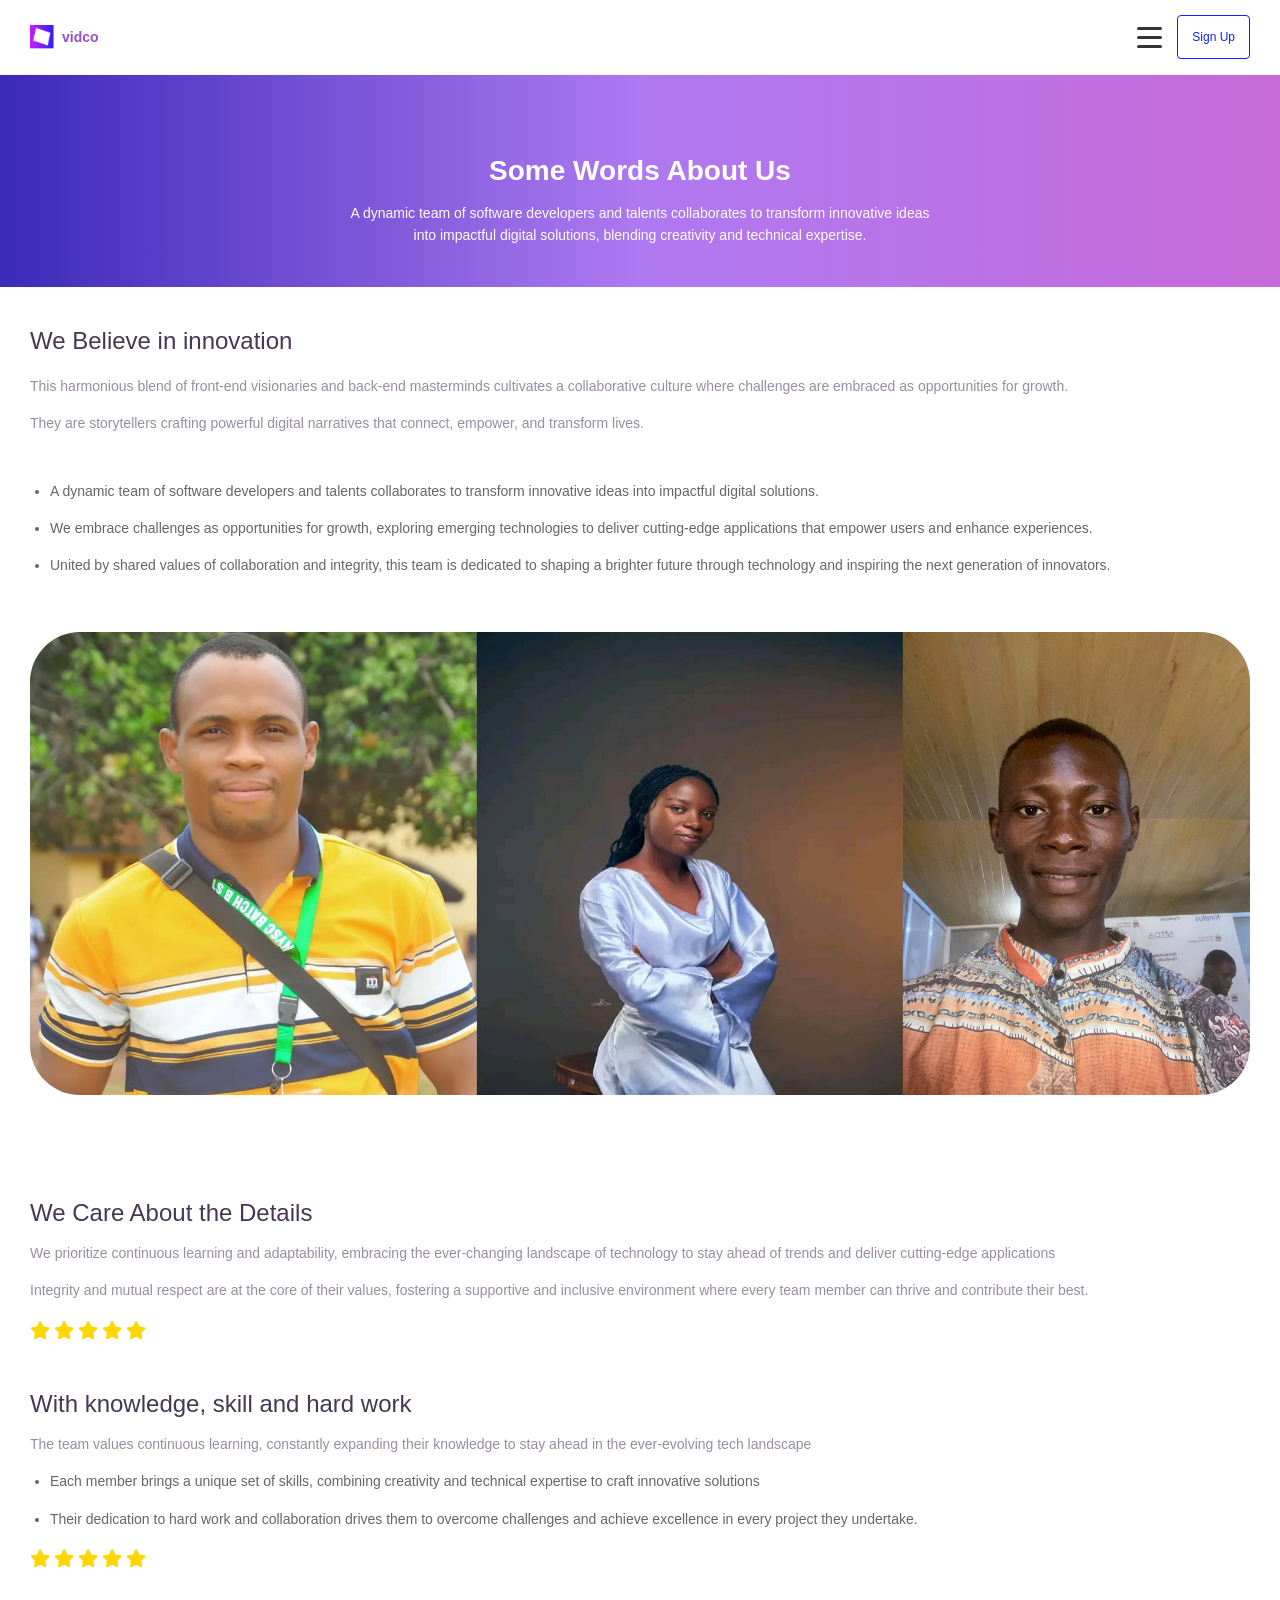
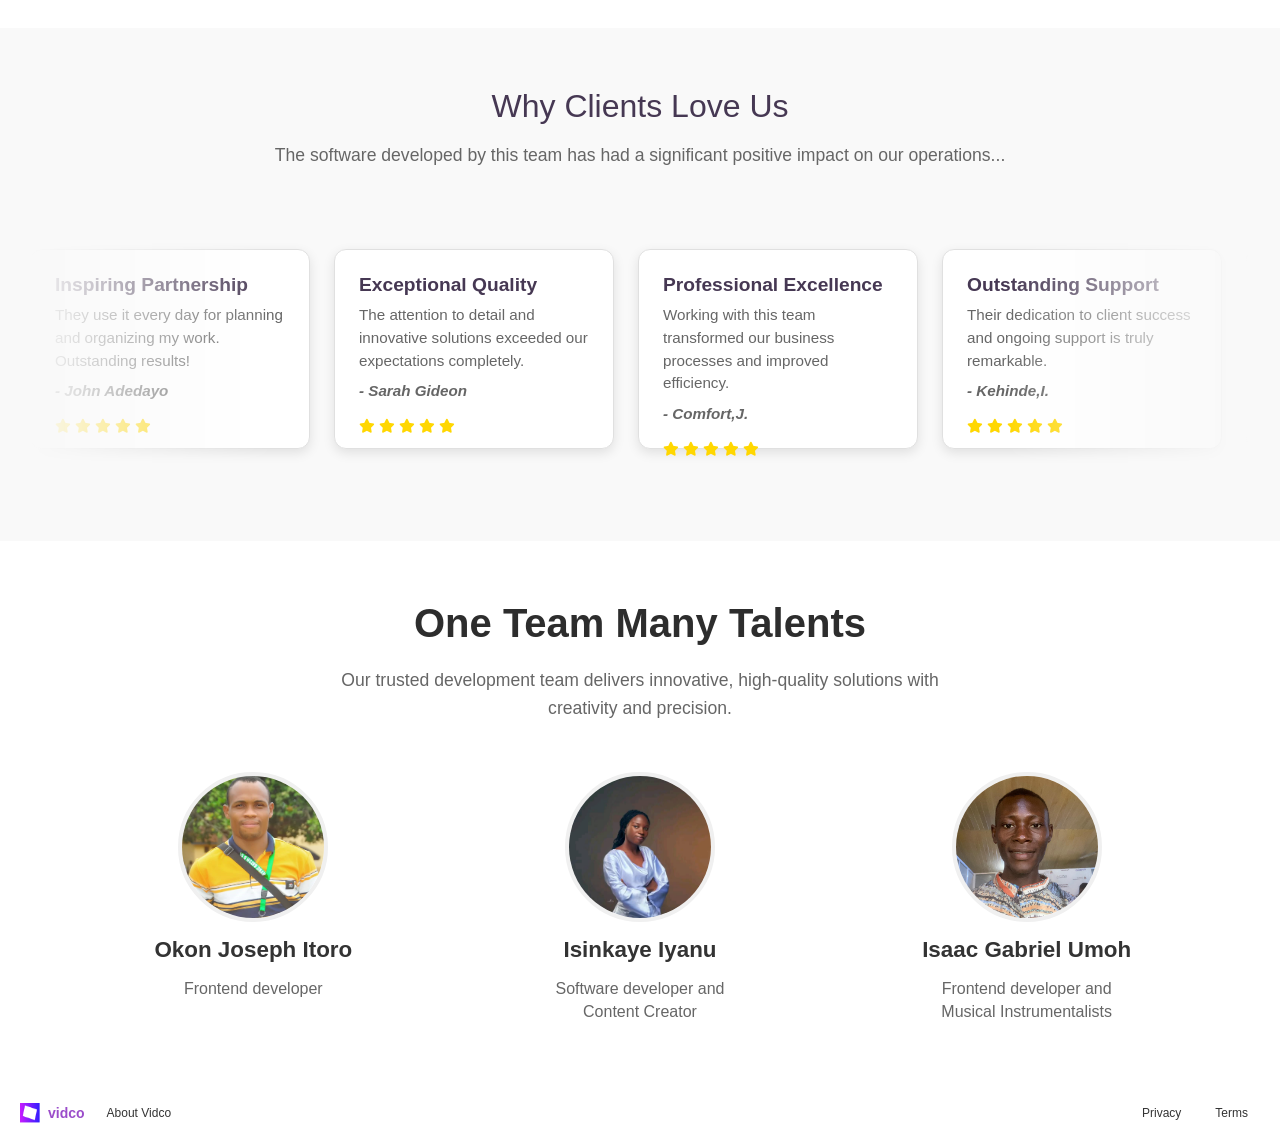
<file: about.html>
<!DOCTYPE html>
<html lang="en">
<head>
    <meta charset="UTF-8">
    <meta name="viewport" content="width=device-width, initial-scale=1.0">
    <title>Vidco1 - About Us</title>
    <link rel="stylesheet" href="about.css">
    <link rel="stylesheet" href="https://cdnjs.cloudflare.com/ajax/libs/font-awesome/6.4.0/css/all.min.css">
</head>
<body>
    <!-- Added a comment -->
       <div class="container">
        <!-- Header -->
        <header>
            <!-- Added another comment -->
            <div class="logo">
                <img src="images/Vector.png" alt="Vidco logo">
                <span class="logo-text">vidco</span>
            </div>
            
            <!-- Desktop Navigation -->
            <nav class="desktop-nav">
                <ul>
                    <li><a href="#">About</a></li>
                    <li><a href="#">Plans</a></li>
                </ul>
            </nav>
            
            <!-- Mobile Menu Button -->
            <button class="mobile-menu-btn" onclick="toggleMobileMenu()">
                <span></span>
                <span></span>
                <span></span>
            </button>
            
            <button class="sign-up-btn">Sign Up</button>
            
            <!-- Mobile Navigation -->
            <nav class="mobile-nav" id="mobileNav">
                <ul>
                    <li><a href="#" onclick="toggleMobileMenu()">About</a></li>
                    <li><a href="#" onclick="toggleMobileMenu()">Plans</a></li>
                </ul>
            </nav>
        </header>

        <!-- Hero Section -->
        <section class="hero">
            <h1>Some Words About Us</h1>
            <p>A dynamic team of software developers and talents collaborates to transform innovative ideas into impactful digital solutions, blending creativity and technical expertise.</p>
        </section>

        <!-- Simple Design Section -->
        <section class="simple-design">
            <h2>We Believe in innovation</h2>
        
            <div class="two-columns">
                <div class="column">
                    <p class="content-text">This harmonious blend of front-end visionaries and back-end masterminds cultivates a collaborative culture where challenges are embraced as opportunities for growth.</p>
                    <p class="content-text">They are storytellers crafting powerful digital narratives that connect, empower, and transform lives.</p>
                </div>
                <div class="column">
                    <ul class="bullet-list">
                        <li>A dynamic team of software developers and talents collaborates to transform innovative ideas into impactful digital solutions.</li>
                        <li>We embrace challenges as opportunities for growth, exploring emerging technologies to deliver cutting-edge applications that empower users and enhance experiences.</li>
                        <li>United by shared values of collaboration and integrity, this team is dedicated to shaping a brighter future through technology and inspiring the next generation of innovators.</li>
                    </ul>
                </div>
            </div>
        </section>

        <!-- Team Photo Section -->
        <section class="team-photo">
            <img src="images/general pic.jpg" alt="Team photo" class="team-image">
        </section>


        <!-- Details Section -->
        <section class="details">
            <div class="two-columns">
                <div class="column">
                    <h2>We Care About the Details</h2>
                    <p class="content-text">We prioritize continuous learning and adaptability, embracing the ever-changing landscape of technology to stay ahead of trends and deliver cutting-edge applications</p>
                    <p class="content-text">Integrity and mutual respect are at the core of their values, fostering a supportive and inclusive environment where every team member can thrive and contribute their best.</p>
                    <div class="rating">
                        <i class="fas fa-star"></i>
                        <i class="fas fa-star"></i>
                        <i class="fas fa-star"></i>
                        <i class="fas fa-star"></i>
                        <i class="fas fa-star"></i>
                    </div>
                </div>
                <div class="column">
                    <h2>With knowledge, skill and hard work</h2>
                    <p class="content-text">The team values continuous learning, constantly expanding their knowledge to stay ahead in the ever-evolving tech landscape</p>
                    <ul class="bullet-list">
                        <li>Each member brings a unique set of skills, combining creativity and technical expertise to craft innovative solutions</li>
                        <li>Their dedication to hard work and collaboration drives them to overcome challenges and achieve excellence in every project they undertake.</li>
                    </ul>
                    <div class="rating">
                        <i class="fas fa-star"></i>
                        <i class="fas fa-star"></i>
                        <i class="fas fa-star"></i>
                        <i class="fas fa-star"></i>
                        <i class="fas fa-star"></i>
                    </div>
                </div>
            </div>
        </section>

        <!-- Testimonials Section - Fixed for infinite scroll -->
        <section class="testimonials">  
            <h2 class="section-heading">Why Clients Love Us</h2>
            <p class="testimonials-intro">
                The software developed by this team has had a significant positive impact on our operations...
            </p>

            <div class="marquee-wrapper">
                <div class="marquee-track">
                    <!-- First set of testimonials -->
                    <div class="testimonial-card">
                        <h3>Inspiring Partnership</h3>
                        <p>They use it every day for planning and organizing my work. Outstanding results!</p>
                        <p class="author">- John Adedayo</p>
                        <div class="rating">
                            <i class="fas fa-star"></i>
                            <i class="fas fa-star"></i>
                            <i class="fas fa-star"></i>
                            <i class="fas fa-star"></i>
                            <i class="fas fa-star"></i>
                        </div>
                    </div>
                    
                    <div class="testimonial-card">
                        <h3>Exceptional Quality</h3>
                        <p>The attention to detail and innovative solutions exceeded our expectations completely.</p>
                        <p class="author">- Sarah Gideon</p>
                        <div class="rating">
                            <i class="fas fa-star"></i>
                            <i class="fas fa-star"></i>
                            <i class="fas fa-star"></i>
                            <i class="fas fa-star"></i>
                            <i class="fas fa-star"></i>
                        </div>
                    </div>
                    
                    <div class="testimonial-card">
                        <h3>Professional Excellence</h3>
                        <p>Working with this team transformed our business processes and improved efficiency.</p>
                        <p class="author">- Comfort,J.</p>
                        <div class="rating">
                            <i class="fas fa-star"></i>
                            <i class="fas fa-star"></i>
                            <i class="fas fa-star"></i>
                            <i class="fas fa-star"></i>
                            <i class="fas fa-star"></i>
                        </div>
                    </div>
                    
                    <div class="testimonial-card">
                        <h3>Outstanding Support</h3>
                        <p>Their dedication to client success and ongoing support is truly remarkable.</p>
                        <p class="author">- Kehinde,I.</p>
                        <div class="rating">
                            <i class="fas fa-star"></i>
                            <i class="fas fa-star"></i>
                            <i class="fas fa-star"></i>
                            <i class="fas fa-star"></i>
                            <i class="fas fa-star"></i>
                        </div>
                    </div>
                    
                    <div class="testimonial-card">
                        <h3>Innovation Leaders</h3>
                        <p>They brought cutting-edge solutions that positioned us ahead of our competition.</p>
                        <p class="author">- David Samson</p>
                        <div class="rating">
                            <i class="fas fa-star"></i>
                            <i class="fas fa-star"></i>
                            <i class="fas fa-star"></i>
                            <i class="fas fa-star"></i>
                            <i class="fas fa-star"></i>
                        </div>
                    </div>
                    
                    <!-- Duplicate set for seamless infinite scroll -->
                    <div class="testimonial-card">
                        <h3>Techies</h3>
                        <p>Expert in different programming language</p>
                        <p class="author">- John Adedayo</p>
                        <div class="rating">
                            <i class="fas fa-star"></i>
                            <i class="fas fa-star"></i>
                            <i class="fas fa-star"></i>
                            <i class="fas fa-star"></i>
                            <i class="fas fa-star"></i>
                        </div>
                    </div>
                    
                    <div class="testimonial-card">
                        <h3>Exceptional Quality</h3>
                        <p>Unique services</p>
                        <p class="author">- Sarah Johnson</p>
                        <div class="rating">
                            <i class="fas fa-star"></i>
                            <i class="fas fa-star"></i>
                            <i class="fas fa-star"></i>
                            <i class="fas fa-star"></i>
                            <i class="fas fa-star"></i>
                        </div>
                    </div>
                    
                    <div class="testimonial-card">
                        <h3>Skillful and innovative</h3>
                        <p>Bringing imagination to reality.</p>
                        <p class="author">- Aniefiok Joseph</p>
                        <div class="rating">
                            <i class="fas fa-star"></i>
                            <i class="fas fa-star"></i>
                            <i class="fas fa-star"></i>
                            <i class="fas fa-star"></i>
                            <i class="fas fa-star"></i>
                        </div>
                    </div>
                    
                    <div class="testimonial-card">
                        <h3>Outstanding Support</h3>
                        <p>Their dedication to client success and ongoing support is truly remarkable.</p>
                        <p class="author">- Esther Itoro</p>
                        <div class="rating">
                            <i class="fas fa-star"></i>
                            <i class="fas fa-star"></i>
                            <i class="fas fa-star"></i>
                            <i class="fas fa-star"></i>
                            <i class="fas fa-star"></i>
                        </div>
                    </div>
                    
                    <div class="testimonial-card">
                        <h3>collaborative</h3>
                        <p>Great team spirit</p>
                        <p class="author">- Mmeyene Etim Bassey</p>
                        <div class="rating">
                            <i class="fas fa-star"></i>
                            <i class="fas fa-star"></i>
                            <i class="fas fa-star"></i>
                            <i class="fas fa-star"></i>
                            <i class="fas fa-star"></i>
                        </div>
                    </div>
                </div>
            </div>    
        </section>

        <!-- Team Section -->
        <div id="app"></div>

        <!-- Footer -->
        <footer>
            <div class="footer-left">
                <div class="logo">
                    <img src="images/Vector.png" alt="Vidco logo">
                    <span class="logo-text">vidco</span>
                </div>
                <a href="#" class="about-link">About Vidco</a>
            </div>
            <div class="footer-right">
                <a href="#" class="footer-link">Privacy</a>
                <a href="#" class="footer-link">Terms</a>
            </div>
        </footer>
    </div>
    <script src="about.js"></script>
</body>
</html>
</file>
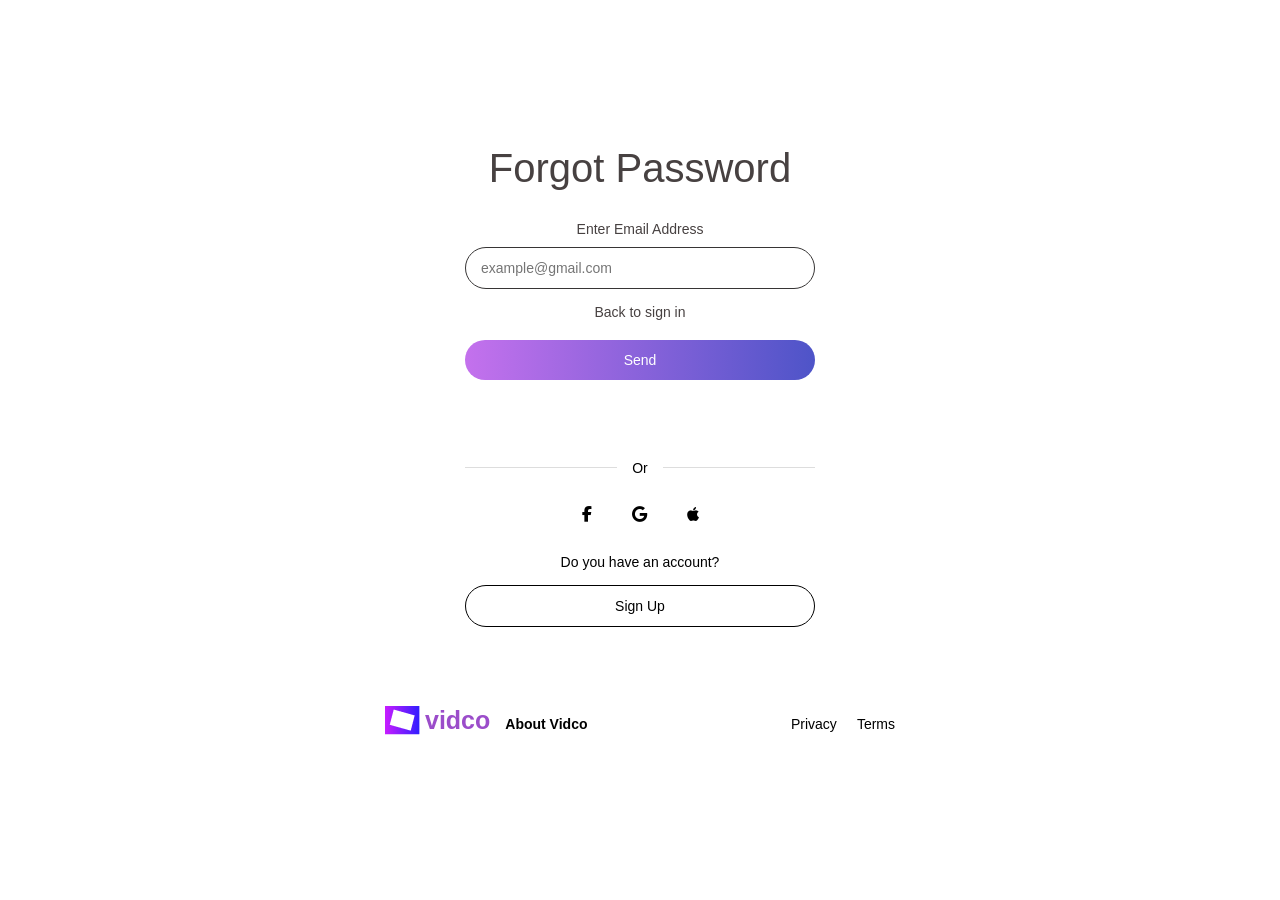
<file: Forget password.html>
<!DOCTYPE html>
<html lang="en">
<head>
    <meta charset="UTF-8">
    <meta name="viewport" content="width=device-width, initial-scale=1.0">
    <title>Forgot Password</title>
    <link rel="stylesheet" href="password.css">
    <link rel="stylesheet" href="https://cdnjs.cloudflare.com/ajax/libs/font-awesome/6.4.0/css/all.min.css">
</head>
<body>
    <div class="container">
        <div class="form-container">
            <h1>Forgot Password</h1>
            
            <p class="label">Enter Email Address</p>
            
            <div class="input-container">
                <input type="email" placeholder="example@gmail.com" required>
            </div>
            
            <a href="#" class="back-link">Back to sign in</a>
            
            <button class="send-button">Send</button>
            
            <div class="divider">
                <span class="line"></span>
                <span class="or-text">Or</span>
                <span class="line"></span>
            </div>
            
            <div class="social-icons">
                <a href="#" class="social-icon"><i class="fab fa-facebook-f"></i></a>
                <a href="#" class="social-icon"><i class="fab fa-google"></i></a>
                <a href="#" class="social-icon"><i class="fab fa-apple"></i></a>
            </div>
            
            <p class="account-text">Do you have an account?</p>
            
            <button class="register-button">Sign Up</button>
        </div>
        
        <footer>
            <div class="footer-left">
                <div class="logo">
                    <img src="images/Vector.png"alt="Vidco logo">
                    <span class="logo-text">vidco</span>
                </div>
                <a href="#" class="about-link">About Vidco</a>
            </div> 
            <div class="footer-right">
                <a href="#" class="footer-link">Privacy</a>
                <a href="#" class="footer-link">Terms</a>
            </div>
        </footer>
    </div>
</body>
<!-- end -->
</html>
</file>
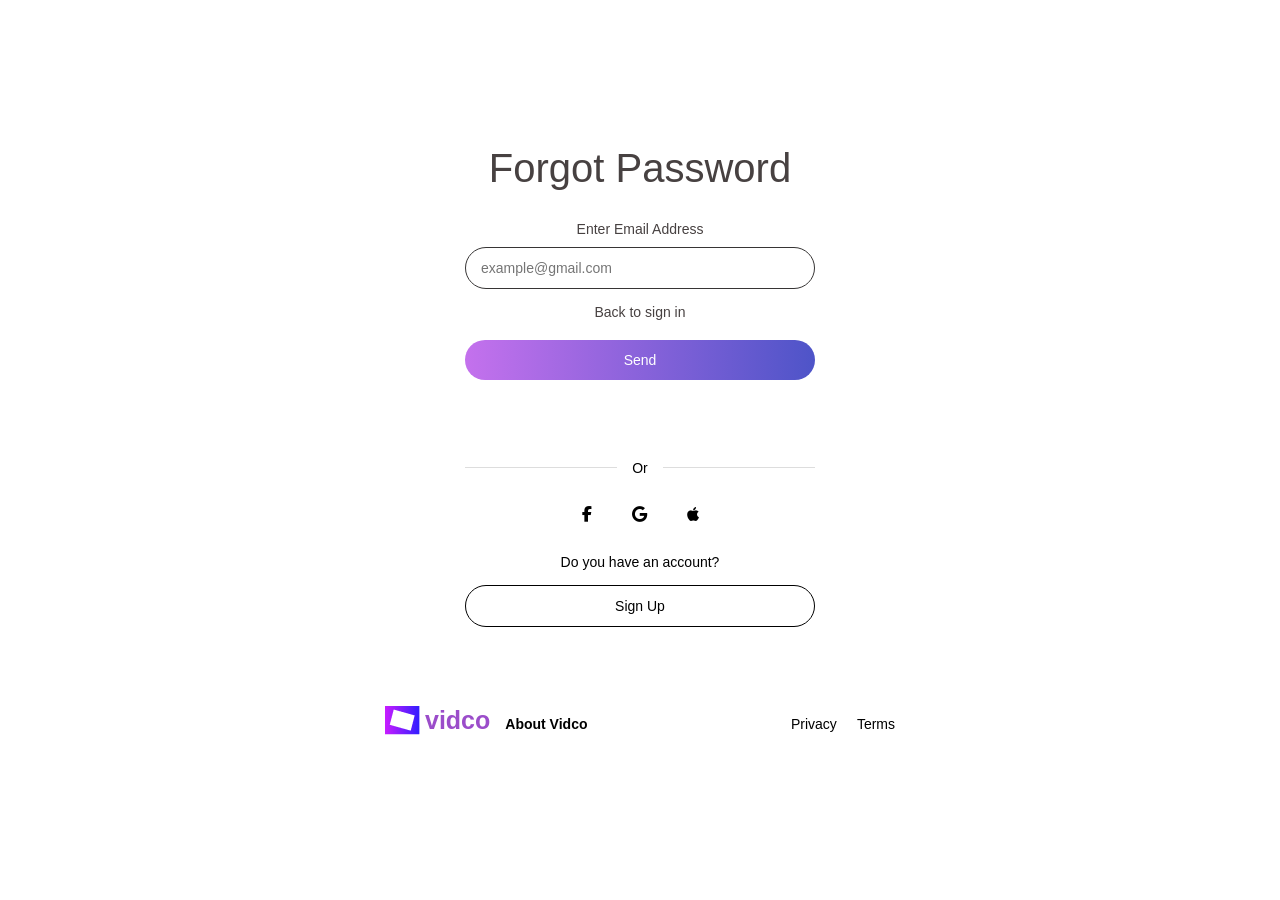
<file: password.html>
<!DOCTYPE html>
<html lang="en">
<head>
    <meta charset="UTF-8">
    <meta name="viewport" content="width=device-width, initial-scale=1.0">
    <title>Forgot Password</title>
    <link rel="stylesheet" href="password.css">
    <link rel="stylesheet" href="https://cdnjs.cloudflare.com/ajax/libs/font-awesome/6.4.0/css/all.min.css">
</head>
<body>
    <div class="container">
        <div class="form-container">
            <h1>Forgot Password</h1>
            
            <p class="label">Enter Email Address</p>
            
            <div class="input-container">
                <input type="email" placeholder="example@gmail.com" required>
            </div>
            
            <a href="#" class="back-link">Back to sign in</a>
            
            <button class="send-button">Send</button>
            
            <div class="divider">
                <span class="line"></span>
                <span class="or-text">Or</span>
                <span class="line"></span>
            </div>
            
            <div class="social-icons">
                <a href="#" class="social-icon"><i class="fab fa-facebook-f"></i></a>
                <a href="#" class="social-icon"><i class="fab fa-google"></i></a>
                <a href="#" class="social-icon"><i class="fab fa-apple"></i></a>
            </div>
            
            <p class="account-text">Do you have an account?</p>
            
            <button class="register-button">Sign Up</button>
        </div>
        
        <footer>
            <div class="footer-left">
                <div class="logo">
                    <img src="Vector.png" alt="Vidco logo">
                    <span class="logo-text">vidco</span>
                </div>
                <a href="#" class="about-link">About Vidco</a>
            </div> 
            <div class="footer-right">
                <a href="#" class="footer-link">Privacy</a>
                <a href="#" class="footer-link">Terms</a>
            </div>
        </footer>
    </div>
</body>
</html>
</file>
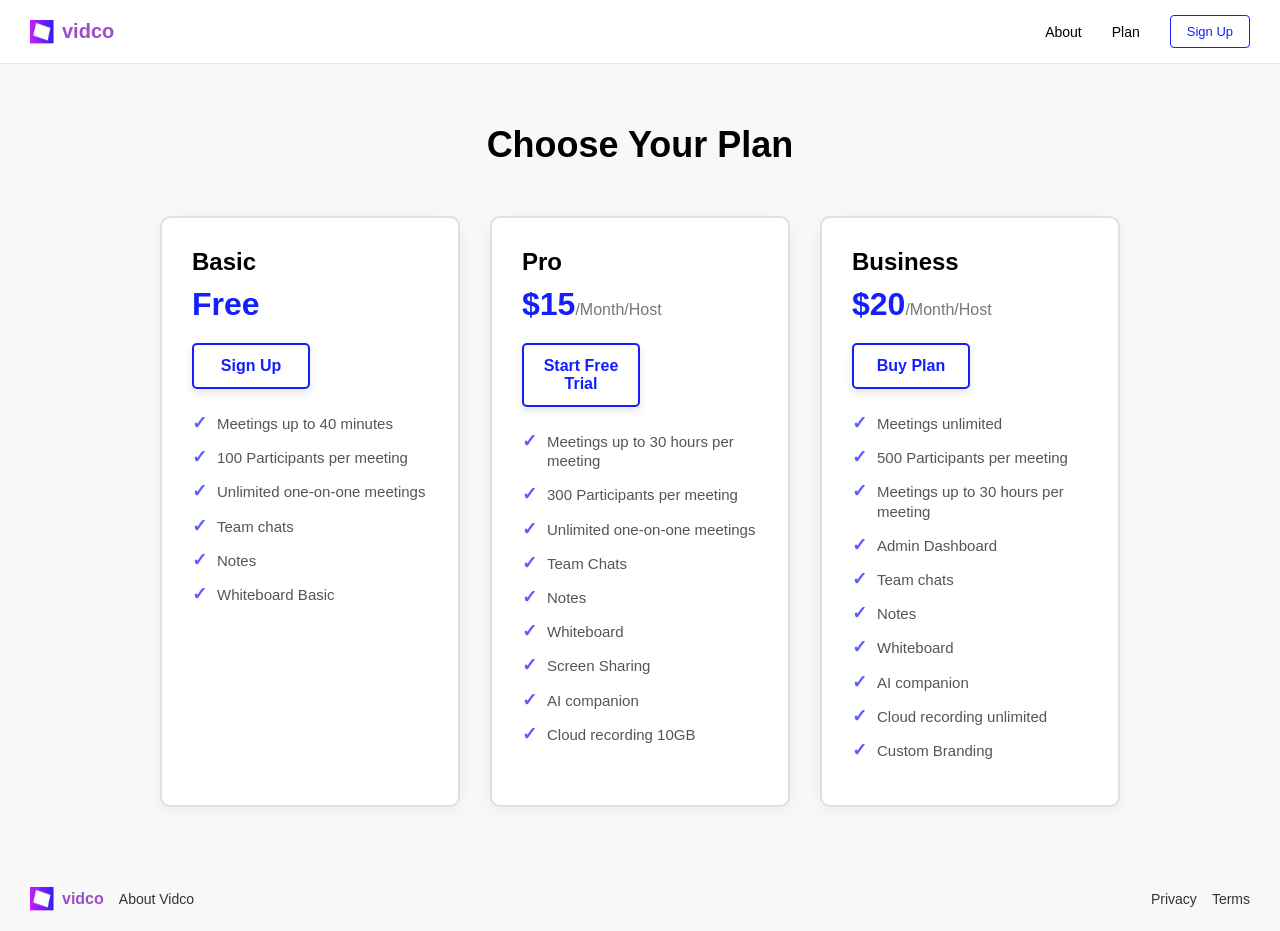
<file: plans.html>
<!DOCTYPE html>
<html lang="en">
<head>
  <meta charset="UTF-8">
  <meta name="viewport" content="width=device-width, initial-scale=1.0">
  <title>Vidco - Choose Your Plan</title>
  <link rel="stylesheet" href="plans.css">
  <link rel="preconnect" href="https://fonts.googleapis.com">
  <link rel="preconnect" href="https://fonts.gstatic.com" crossorigin>
  <link href="https://fonts.googleapis.com/css2?family=Inter:wght@400;500;600;700&display=swap" rel="stylesheet">
</head>
<body>
  <header class="header">
      <!-- Logo section on the left -->
      <div class="logo">
          <img src="logo.jpeg">
          <div class="logo-text">vidco</div>
      </div>
      
      <!-- Desktop Navigation -->
      <nav class="nav">
          <a href="#" class="nav-link">About</a>
          <a href="#" class="nav-link">Plan</a>
          <button class="sign-up-button">Sign Up</button>
      </nav>
      
      <!-- Mobile Right Container (Hamburger FIRST, then Sign Up) -->
      <div class="mobile-right-container">
          <button class="mobile-menu-btn" onclick="toggleMobileMenu()">
              <span></span>
              <span></span>
              <span></span>
          </button>
          <button class="sign-up-button">Sign Up</button>
      </div>
      
      <!-- Mobile Navigation - ONLY ABOUT AND PLAN -->
      <nav class="mobile-nav" id="mobileNav">
          <ul>
              <li><a href="#" onclick="toggleMobileMenu()">About</a></li>
              <li><a href="#" onclick="toggleMobileMenu()">Plan</a></li>
          </ul>
      </nav>
  </header>

  <main class="main-content">
      <h1>Choose Your Plan</h1>

      <div class="plans-container">
          <div class="plan-card">
              <h2>Basic</h2>
              <p class="price">Free</p>
              <button class="sign-up-btn">Sign Up</button>
              <ul class="features-list">
                  <li>Meetings up to 40 minutes</li>
                  <li>100 Participants per meeting</li>
                  <li>Unlimited one-on-one meetings</li>
                  <li>Team chats</li>
                  <li>Notes</li>
                  <li>Whiteboard Basic</li>
              </ul>
          </div>

          <div class="plan-card">
              <h2>Pro</h2>
              <p class="price">$15<span>/Month/Host</span></p>
              <button class="start-free-trial-btn">Start Free Trial</button>
              <ul class="features-list">
                  <li>Meetings up to 30 hours per meeting</li>
                  <li>300 Participants per meeting</li>
                  <li>Unlimited one-on-one meetings</li>
                  <li>Team Chats</li>
                  <li>Notes</li>
                  <li>Whiteboard</li>
                  <li>Screen Sharing</li>
                  <li>AI companion</li>
                  <li>Cloud recording 10GB</li>
              </ul>
          </div>

          <div class="plan-card">
              <h2>Business</h2>
              <p class="price">$20<span>/Month/Host</span></p>
              <button class="buy-plan-btn">Buy Plan</button>
              <ul class="features-list">
                  <li>Meetings unlimited</li>
                  <li>500 Participants per meeting</li>
                  <li>Meetings up to 30 hours per meeting</li>
                  <li>Admin Dashboard</li>
                  <li>Team chats</li>
                  <li>Notes</li>
                  <li>Whiteboard</li>
                  <li>AI companion</li>
                  <li>Cloud recording unlimited</li>
                  <li>Custom Branding</li>
              </ul>
          </div>
      </div>
  </main>

  <footer class="footer">
      <div class="footer-left">
          <div class="logo">
              <img src="logo.jpeg" alt="Vidco logo">
              <span class="logo-text">vidco</span>
          </div>
          <a href="#" class="about-link">About Vidco</a>
      </div>
      <div class="footer-right">
          <a href="#" class="footer-link">Privacy</a>
          <a href="#" class="footer-link">Terms</a>
      </div>
  </footer>

  <script src="plans.js"></script>
</body>
</html>
</file>
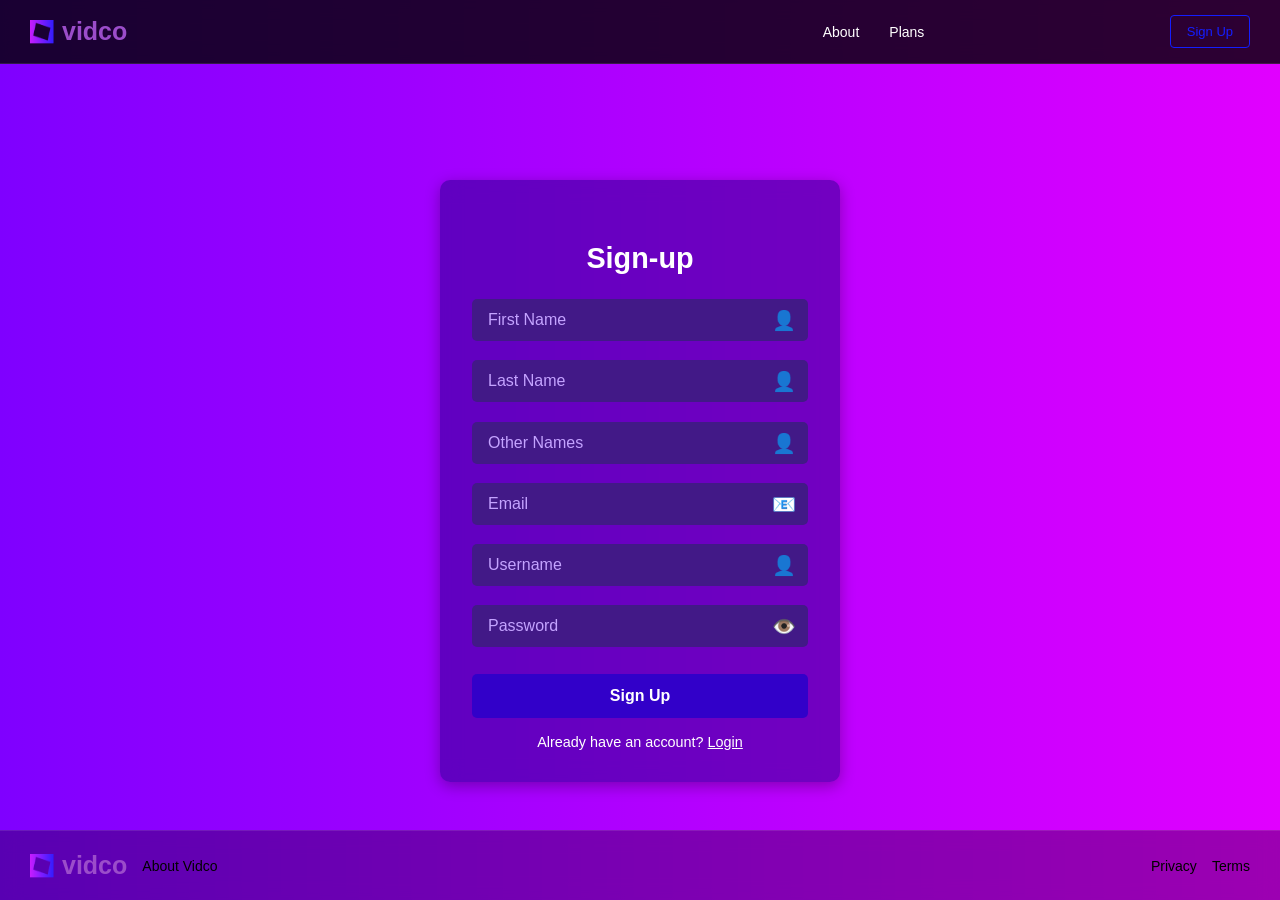
<file: signup.html>
<!DOCTYPE html>
<html lang="en">
<head>
  <meta charset="UTF-8" />
  <meta name="viewport" content="width=device-width, initial-scale=1.0"/>
  <title>Vidco | Sign Up</title>
  <link rel="stylesheet" href="signup.css" />
  <link rel="stylesheet" href="https://cdnjs.cloudflare.com/ajax/libs/font-awesome/6.4.0/css/all.min.css">
</head>
<body>
  <div class="container">
    <!-- Header - Same as About Page -->
    <header>
      <div class="logo">
        <img src="/images/Vector.png" alt="Vidco logo">
        <span class="logo-text">vidco</span>
      </div>
      
      <!-- Desktop Navigation -->
      <nav class="desktop-nav">
        <ul>
          <li><a href="#">About</a></li>
          <li><a href="#">Plans</a></li>
        </ul>
      </nav>
      
      <!-- Mobile Menu Button -->
      <button class="mobile-menu-btn" onclick="toggleMobileMenu()">
        <span></span>
        <span></span>
        <span></span>
      </button>
      
      <button class="sign-up-btn">Sign Up</button>
      
      <!-- Mobile Navigation -->
      <nav class="mobile-nav" id="mobileNav">
        <ul>
          <li><a href="#" onclick="toggleMobileMenu()">About</a></li>
          <li><a href="#" onclick="toggleMobileMenu()">Plans</a></li>
        </ul>
      </nav>
    </header>
    
    <!-- Form section -->
    <main class="main">
      <div class="form-container">
        <h2>Sign-up</h2>
        <form>
          <div class="form-group">
            <input type="text" placeholder="First Name" required>
            <span class="icon">👤</span>
          </div>
          <div class="form-group">
            <input type="text" placeholder="Last Name" required>
            <span class="icon">👤</span>
          </div>
          <div class="form-group">
            <input type="text" placeholder="Other Names">
            <span class="icon">👤</span>
          </div>
          <div class="form-group">
            <input type="email" placeholder="Email" required>
            <span class="icon">📧</span>
          </div>
          <div class="form-group">
            <input type="text" placeholder="Username" required>
            <span class="icon">👤</span>
          </div>
          <div class="form-group">
            <input type="password" placeholder="Password" required>
            <span class="icon">👁️</span>
          </div>
          <button type="submit" class="submit-btn">Sign Up</button>
          <p class="login-link">Already have an account? <a href="#">Login</a></p>
        </form>
      </div>
    </main>

    <!-- Footer - Same as About Page -->
     <footer>
      <div class="footer-left">
        <div class="logo">
          <img src="/images/Vector.png" alt="Vidco logo">
          <span class="logo-text">vidco</span>
        </div>
        <a href="#" class="about-link">About Vidco</a>
      </div>
      <div class="footer-right">
        <a href="#" class="footer-link">Privacy</a>
        <a href="#" class="footer-link">Terms</a>
      </div>
    </footer>
  </div>

  <script src="script.js"></script>
</body>
</html>
</file>
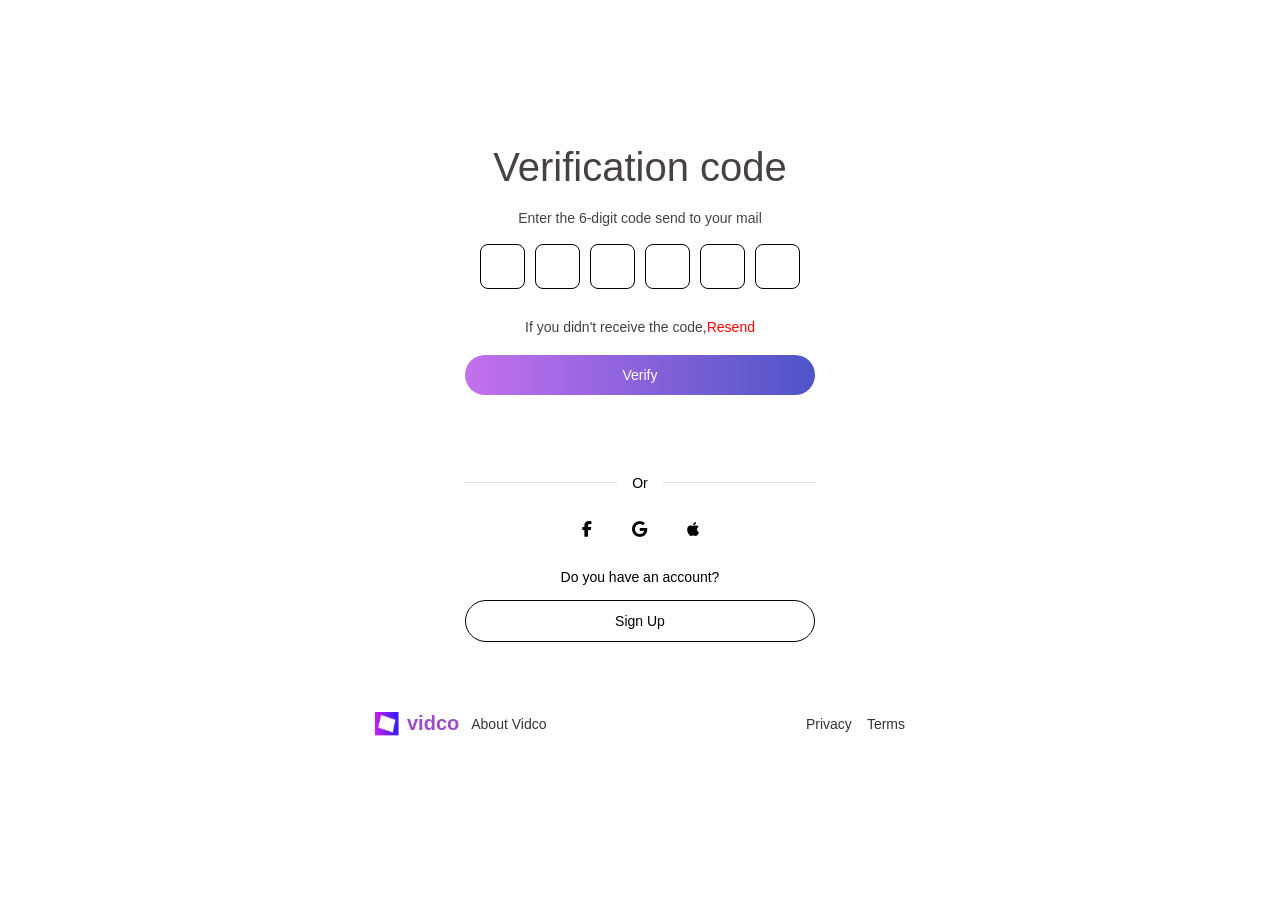
<file: verification.html>
<!DOCTYPE html>
<html lang="en">
<head>
    <meta charset="UTF-8">
    <meta name="viewport" content="width=device-width, initial-scale=1.0">
    <title>Verification Code</title>
    <link rel="stylesheet" href="verification.css">
    <link rel="stylesheet" href="https://cdnjs.cloudflare.com/ajax/libs/font-awesome/6.4.0/css/all.min.css">
</head>
<body>
    <div class="container">
        <div class="form-container">
            <h1>Verification code</h1>
            
            <p class="label">Enter the 6-digit code send to your mail</p>
            
            <div class="input-container">
                <input type="text" maxlength="1">
                <input type="text" maxlength="1"/>
                <input type="text" maxlength="1"/>
                <input type="text" maxlength="1"/>
                <input type="text" maxlength="1"/>
                <input type="text" maxlength="1"/>
            </div>
            
            <a href="#" class="back-link">If you didn't receive the code,<span>Resend</span></a>
            
            <button class="send-button">Verify</button>
            
            <div class="divider">
                <span class="line"></span>
                <span class="or-text">Or</span>
                <span class="line"></span>
            </div>
            
            <div class="social-icons">
                <a href="#" class="social-icon"><i class="fab fa-facebook-f"></i></a>
                <a href="#" class="social-icon"><i class="fab fa-google"></i></a>
                <a href="#" class="social-icon"><i class="fab fa-apple"></i></a>
            </div>
            
            <p class="account-text">Do you have an account?</p>
            
            <button class="register-button">Sign Up</button>
        </div>
        
        <footer>
            <div class="footer-left">
                <div class="logo">
                    <img src="logo.jpeg" alt="Vidco logo">
                    <span class="logo-text">vidco</span>
                </div>
                <a href="#" class="about-link">About Vidco</a>
            </div> 
            <div class="footer-right">
                <a href="#" class="footer-link">Privacy</a>
                <a href="#" class="footer-link">Terms</a>
            </div>
        </footer>
    </div>
</body>
</html>
</file>
<file: about.css>
* {
  margin: 0;
  padding: 0;
  box-sizing: border-box;
  font-family: -apple-system, BlinkMacSystemFont, "Segoe UI", Roboto, Oxygen, Ubuntu, Cantarell, "Open Sans",
    "Helvetica Neue", sans-serif, Poppins;
}

body {
  background-color: #f7f7f7;
  width: 100%;
  overflow-x: hidden;
}

.container {
  width: 100%;
  max-width: 100%;
  margin: 0;
  background-color: white;
  min-height: 100vh;
}

/* Header Styles */
header {
  display: flex;
  justify-content: space-between;
  align-items: center;
  padding: 15px 30px;
  border-bottom: 1px solid #f7f7f7;
  position: relative;
   z-index: 1000;
}

.logo {
  display: flex;
  align-items: center;
  gap: 8px;
  z-index: 1001;
}

.logo img {
  width: 24px;
  height: 24px;
}

.logo-text {
  color: #9b4dca;
  font-weight: 600;
  font-size: 20px;
}

/* Desktop Navigation */
.desktop-nav {
  flex: 1;
  display:flex;
  justify-content:center;
}

.desktop-nav ul {
  display: flex;
  list-style: none;
  gap: 30px;
  margin-left: 450px;
}

.desktop-nav a {
  color: #000000;
  text-decoration: none;
  font-size: 14px;
  transition: color 0.3s ease, transform 0.2s ease;
  position: relative;
}

.desktop-nav a:hover {
  color: #9b4dca;
  transform: translateY(-2px);
}

.desktop-nav a::after {
  content: "";
  position: absolute;
  bottom: -5px;
  left: 0;
  width: 0;
  height: 2px;
  background-color: #9b4dca;
  transition: width 0.3s ease;
}

.desktop-nav a:hover::after {
  width: 100%;
}

/* Mobile Menu Button */
.mobile-menu-btn {
  display: none;
  flex-direction: column;
  background: none;
  border: none;
  cursor: pointer;
  padding: 5px;
  z-index: 1001;
  transition: transform 0.2s ease;
}

.mobile-menu-btn:hover {
  transform: scale(1.1);
}

.mobile-menu-btn span {
  width: 25px;
  height: 3px;
  background-color: #333;
  margin: 3px 0;
  transition: all 0.3s ease;
  border-radius: 2px;
}

.mobile-menu-btn:hover span {
  background-color: #9b4dca;
  transform: scaleX(1.1);
}

.mobile-menu-btn:hover span:nth-child(1) {
  transform: scaleX(1.2);
}

.mobile-menu-btn:hover span:nth-child(2) {
  transform: scaleX(0.9);
}

.mobile-menu-btn:hover span:nth-child(3) {
  transform: scaleX(1.2);
}

.mobile-menu-btn.active span:nth-child(1) {
  transform: rotate(-45deg) translate(-5px, 6px);
  background-color: #9b4dca;
}

.mobile-menu-btn.active span:nth-child(2) {
  opacity: 0;
}

.mobile-menu-btn.active span:nth-child(3) {
  transform: rotate(45deg) translate(-5px, -6px);
  background-color: #9b4dca;
}

/* Mobile Navigation */
.mobile-nav {
  display: none;
  position: fixed;
  top: 0;
  left: 0;
  width: 100%;
  height: 100vh;
  background-color: white;
  z-index: 1000;
  padding-top: 80px;
  transform: translateX(-100%);
  transition: transform 0.3s ease;
}

.mobile-nav.active {
  transform: translateX(0);
}

.mobile-nav ul {
  list-style: none;
  padding: 0;
  margin: 0;
  display: flex;
  flex-direction: column;
  align-items: center;
  gap: 30px;
}

.mobile-nav a {
  color: #000000;
  text-decoration: none;
  font-size: 18px;
  font-weight: 500;
  transition: color 0.3s ease;
}

.mobile-nav a:hover {
  color: #9b4dca;
}

.sign-up-btn {
  padding: 8px 16px;
  font-size: 13px;
  font-weight: 500;
  cursor: pointer;
  border-radius: 4px;
  background-color: transparent;
  color: #141EFF;
  border: 1px solid #141EFF;
  transition: all 0.3s ease;
  white-space: nowrap;
  z-index: 1001;
  position: relative;
}

.sign-up-btn:hover {
  background-color: #141EFF;
  color: white;
}

/* Hero Section */
.hero {
  background: linear-gradient(to right, #3b29b9, #ae79f1, #c76bda);
  color: white;
  padding: 40px 30px;
  text-align: center;
}

.hero h1 {
  font-size: 38px;
  margin-bottom: 15px;
}

.hero p {
  max-width: 600px;
  margin: 0 auto;
  font-size: 15px;
  font-weight: 500;
  line-height: 1.6;
  color: white;
}

/* Simple Design Section */
.simple-design {
  padding: 40px 30px;
}

.two-columns {
  display: flex;
  gap: 30px;
  margin-top: 20px;
  color: #998da0;
}

.column {
  flex: 1;
}

h2 {
  font-weight: 500;
  font-size: 30px;
  margin-bottom: 15px;
  color: #463853;
}

.content-text {
  font-size: 14px;
  line-height: 1.6;
  color: #998da0;
  margin-bottom: 15px;
}

.bullet-list {
  list-style-type: disc;
  padding-left: 20px;
}

.bullet-list li {
  font-size: 14px;
  line-height: 1.6;
  color: #666;
  margin-bottom: 15px;
}

/* Team Photo Section */
.team-photo {
  padding: 0 30px 40px;
}

.team-image {
  width: 100%;
  max-width: 1500px;
  height: auto;
  border-radius: 50px;
}

/* Details Section */
.details {
  padding: 40px 30px;
}

.rating {
  display: flex;
  gap: 4px;
  margin: 20px 0;
}

.rating i {
  color: #ffd700;
  font-size: 18px;
}

.rating i.far {
  color: #ddd;
}

/* Testimonials Section */
.testimonials {
  padding: 60px 30px;
  background-color: #f9f9f9;
}

.section-heading {
  text-align: center;
  font-size: 2rem;
  margin: 0 0 1rem;
  color: #463853;
}

.testimonials-intro {
  max-width: 800px;
  margin: 0 auto 3rem;
  padding: 0 1rem;
  text-align: center;
  color: #666;
  font-size: 1.1rem;
  line-height: 1.6;
}

.marquee-wrapper {
  overflow: hidden;
  width: 100%;
  background: transparent;
  padding: 2rem 0;
  position: relative;
  mask: linear-gradient(90deg, transparent, white 20%, white 80%, transparent);
  -webkit-mask: linear-gradient(90deg, transparent, white 20%, white 80%, transparent);
}

.marquee-track {
  display: flex;
  gap: 2rem;
  animation: scroll-marquee 30s linear infinite;
  width: fit-content;
}

.marquee-track:hover {
  animation-play-state: paused;
}

.testimonial-card {
  flex: 0 0 320px;
  background: white;
  border: 1px solid #e0e0e0;
  border-radius: 12px;
  padding: 2rem;
  box-shadow: 0 4px 12px rgba(0, 0, 0, 0.1);
  transition: transform 0.3s ease, box-shadow 0.3s ease;
  height: 200px;
  display: flex;
  flex-direction: column;
  justify-content: space-between;
}

.testimonial-card:hover {
  transform: translateY(-5px);
  box-shadow: 0 8px 25px rgba(0, 0, 0, 0.15);
}

.testimonial-card h3 {
  font-size: 1.2rem;
  color: #463853;
  margin-bottom: 0.5rem;
  font-weight: 600;
}

.testimonial-card p {
  color: #666;
  line-height: 1.5;
  font-size: 0.95rem;
  margin-bottom: 0.5rem;
}

.author {
  font-weight: 600;
  color: #9b4dca;
  font-style: italic;
  margin-top: auto;
}

.testimonial-card .rating {
  margin: 0.5rem 0 0;
  justify-content: flex-start;
}

.testimonial-card .rating i {
  font-size: 14px;
}

@keyframes scroll-marquee {
  0% {
    transform: translateX(0);
  }
  100% {
    transform: translateX(-50%);
  }
}

/* Enhanced Team Section Styles */
#app {
  width: 100%;
  background-color: white;
}

/* Team Section Styles */
.team-section {
  padding: 60px 20px;
  text-align: center;
  max-width: 1200px;
  margin: 0 auto;
  background: white;
}

.team-section h1 {
  color: #2d2d2d;
  font-size: 2.5rem;
  margin-bottom: 20px;
  font-weight: 700;
  text-align: center;
}

.team-section .subtitle {
  color: #666;
  margin-bottom: 50px;
  max-width: 600px;
  margin-left: auto;
  margin-right: auto;
  line-height: 1.6;
  text-align: center;
  font-size: 1.1rem;
}

.team-container {
  display: grid;
  grid-template-columns: repeat(auto-fit, minmax(280px, 1fr));
  gap: 40px;
  margin-top: 40px;
  justify-items: center;
  align-items: start;
  max-width: 1200px;
  margin-left: auto;
  margin-right: auto;
}

.team-card {
  background: transparent;
  border-radius: 0;
  padding: 0;
  box-shadow: none;
  transition: transform 0.3s ease;
  text-align: center;
  width: 280px !important;
  height: auto !important;
  display: flex;
  flex-direction: column;
  justify-content: flex-start;
  align-items: center;
  gap: 15px;
}

.team-card:hover {
  transform: none;
  box-shadow: none;
}

.team-card img {
  width: 180px;
  height: 180px;
  border-radius: 50%;
  object-fit: cover;
  margin-bottom: 0;
  border: 4px solid #f0f0f0;
  transition: transform 0.3s ease, box-shadow 0.3s ease;
  flex-shrink: 0;
}

.team-card img:hover {
  transform: scale(1.05);
  box-shadow: 0 6px 20px rgba(0, 0, 0, 0.2);
}

.team-card h3 {
  font-size: 1.4rem;
  margin-bottom: 0;
  color: #333;
  font-weight: 600;
  flex-shrink: 0;
}

.team-card p {
  color: #666;
  font-size: 1rem;
  margin: 0;
  line-height: 1.4;
  text-align: center;
  max-width: 200px;
}

footer {
  display: flex;
  justify-content: space-between;
  align-items: center;
  padding: 20px 30px;
}

.footer-left {
  display: flex;
  align-items: center;
  gap: 15px;
}

.about-link {
  color: #333;
  text-decoration: none;
  font-size: 14px;
}

.footer-right {
  display: flex;
  gap: 15px;
}

.footer-link {
  color: #333;
  text-decoration: none;
  font-size: 14px;
}

/* Responsive Design - ADJUSTED BREAKPOINTS */

/* Medium screens / split screen (640px - 1023px) */
@media (max-width: 1023px) and (min-width: 641px) {
  /* Adjusted styles for split screen views */
  header {
    padding: 15px 20px;
  }

  .desktop-nav ul {
    gap: 15px;
  }

  .desktop-nav a {
    font-size: 13px;
  }

  .sign-up-btn {
    padding: 6px 12px;
    font-size: 12px;
  }

  .hero h1 {
    font-size: 32px;
  }

  .hero p {
    font-size: 14px;
  }

  h2 {
    font-size: 26px;
  }

  .team-container {
    grid-template-columns: repeat(auto-fit, minmax(220px, 1fr));
    gap: 20px;
  }

  .team-card img {
    width: 160px;
    height: 160px;
  }
}

/* Small screens / mobile (640px and below) */
/* @media (max-width: 640px) {
  .header {
    padding: 15px 20px;
    gap: 10px;
    position: fixed;
    top: 0;
    left: 0;
    right: 0;
    background: #fff;
    z-index: 1003;
  }
} */
 @media (max-width: 640px) {
  header {
    position: fixed;
    top: 0;
    left: 0;
    right: 0;
    z-index: 1003; /* or higher if needed */
    background-color: #fff; 
  }
}


  /* Hide desktop nav and show mobile menu button */
  .desktop-nav {
    display: none;
  }

  .mobile-menu-btn {
    display: flex;
    margin-left: auto;
    margin-right: 10px;
  }

  /* Remove hover effects on mobile and add touch states */
  .mobile-menu-btn:hover {
    transform: none;
  }

  .mobile-menu-btn:active {
    transform: scale(0.95);
    background-color: rgba(155, 77, 202, 0.1);
    border-radius: 4px;
  }

  .mobile-menu-btn:hover span {
    background-color: #333;
    transform: none;
  }

  .mobile-menu-btn:active span {
    background-color: #9b4dca;
  }

  .mobile-menu-btn:hover span:nth-child(1),
  .mobile-menu-btn:hover span:nth-child(2),
  .mobile-menu-btn:hover span:nth-child(3) {
    transform: none;
  }

  .mobile-nav {
    display: block;
  }

  /* Touch-friendly mobile nav links */
  .mobile-nav a {
    padding: 10px 20px;
    border-radius: 8px;
    transition: all 0.2s ease;
  }

  .mobile-nav a:hover {
    color: #000000;
  }

  .mobile-nav a:active {
    background-color: rgba(155, 77, 202, 0.1);
    color: #9b4dca;
    transform: scale(0.98);
  }

  /* Touch-friendly sign up button */
  .sign-up-btn {
    font-size: 12px;
    padding: 8px 14px;
    margin-left: 0;
    min-height: 44px; /* Minimum touch target size */
    display: flex;
    align-items: center;
    justify-content: center;
  }

  .sign-up-btn:hover {
    background-color: transparent;
    color:#141EFF;
  }

  .sign-up-btn:active {
    background-color: #141EFF;
    color: white;
    transform: scale(0.98);
  }

  /* Remove hover effects from team cards on mobile */
  .team-card img:hover {
    transform: none;
    box-shadow: 0 4px 12px rgba(0, 0, 0, 0.1);
  }

  .team-card img:active {
    transform: scale(0.98);
  }

  /* Remove hover effects from testimonial cards on mobile */
  .testimonial-card:hover {
    transform: none;
    box-shadow: 0 4px 12px rgba(0, 0, 0, 0.1);
  }

  .testimonial-card:active {
    transform: scale(0.98);
    box-shadow: 0 2px 8px rgba(0, 0, 0, 0.15);
  }

  .hero h1 {
    font-size: 28px;
    margin-top: 40px;
  }

  .hero p {
    font-size: 14px;
  }

  .two-columns {
    flex-direction: column;
  }

  h2 {
    font-size: 24px;
  }

  .team-container {
    grid-template-columns: repeat(auto-fit, minmax(250px, 1fr));
    gap: 20px;
    padding: 0 10px;
  }

  .team-card {
    width: 250px !important;
    height: auto !important;
    padding: 0;
  }

  .team-card img {
    width: 150px;
    height: 150px;
  }

  .testimonial-card {
    flex: 0 0 280px;
    padding: 1.5rem;
  }

  .marquee-track {
    gap: 1.5rem;
  }

  footer {
    flex-direction: row;
    justify-content: space-between;
    align-items: center;
    gap: 10px;
    padding: 15px 20px;
    position: relative;
    bottom: 0;
    width: 100%;
    flex-wrap: wrap;
  }

  .footer-left {
    display: flex;
    align-items: center;
    gap: 10px;
    flex-shrink: 0;
  }

  .footer-left .logo img {
    width: 20px;
    height: 20px;
  }

  .logo-text {
    font-size: 14px;
  }

  .about-link {
    font-size: 12px;
    white-space: nowrap;
    padding: 8px 12px;
    border-radius: 4px;
    transition: all 0.2s ease;
  }

  .about-link:hover {
    color: #333;
  }

  .about-link:active {
    background-color: rgba(155, 77, 202, 0.1);
    color: #9b4dca;
  }

  .footer-right {
    display: flex;
    gap: 10px;
    flex-shrink: 0;
  }

  .footer-link {
    font-size: 12px;
    white-space: nowrap;
    padding: 8px 12px;
    border-radius: 4px;
    transition: all 0.2s ease;
  }

  .footer-link:hover {
    color: #333;
  }

  .footer-link:active {
    background-color: rgba(155, 77, 202, 0.1);
    color: #9b4dca;
  }
}

/* Very small screens (480px and below) */
@media (max-width: 480px) {
  header {
    padding: 10px 15px;
  }

  /* Ensure minimum touch target sizes */
  .mobile-menu-btn {
    padding: 8px;
    min-width: 44px;
    min-height: 44px;
    display: flex;
    align-items: center;
    justify-content: center;
  }

  .sign-up-btn {
    min-height: 44px;
    padding: 10px 16px;
  }

  .hero {
    padding: 30px 20px;
  }

  .hero h1 {
    font-size: 24px;
  }

  .simple-design,
  .details {
    padding: 30px 20px;
  }

  .team-container {
    grid-template-columns: 1fr;
    gap: 15px;
  }

  .team-card {
    width: 100% !important;
    max-width: 280px !important;
    height: auto !important;
  }

  .testimonial-card {
    flex: 0 0 250px;
    padding: 1.25rem;
  }

  .team-section h1 {
    font-size: 2rem;
  }

  footer {
    padding: 12px 15px;
    gap: 8px;
  }

  .footer-left {
    gap: 8px;
  }

  .footer-left .logo img {
    width: 18px;
    height: 18px;
  }

  .logo-text {
    font-size: 13px;
  }

  .about-link {
    font-size: 11px;
    padding: 6px 10px;
  }

  .footer-right {
    gap: 8px;
  }

  .footer-link {
    font-size: 11px;
    padding: 6px 10px;
  }
}
</file>
<file: password.css>
* {
  margin: 0;
  padding: 0;
  box-sizing: border-box;
  font-family: -apple-system, BlinkMacSystemFont, "Segoe UI", Roboto, Oxygen, Ubuntu, Cantarell, "Open Sans",
    "Helvetica Neue", sans-serif;
}

body {
  display: flex;
  justify-content: center;
  align-items: center;
  min-height: 100vh;
  width: 100%;
  overflow-x: hidden;
  margin: 0;
  padding: 20px;
}

.container {
  background-color: white;
  width: 100%;
  max-width: 650px;
  min-height: 600px;
  display: flex;
  flex-direction: column;
  justify-content: space-between;
  padding: 40px;
  box-sizing: border-box;
}

.form-container {
  display: flex;
  flex-direction: column;
  align-items: center;
  width: 100%;
}

h1 {
  font-size: 40px;
  color: #474141;
  font-weight: 500;
  margin-bottom: 20px;
  text-align: center;
}

.label {
  font-size: 14px;
  font-weight: 400;
  color: #474141;
  align-self: center;
  margin-bottom: 10px;
  margin-top: 10px;
}

.input-container {
  width: 100%;
  max-width: 350px;
  margin-bottom: 15px;
}

input {
  width: 100%;
  padding: 12px 15px;
  border: 1px solid #373535;
  border-radius: 25px;
  font-size: 14px;
  outline: none;
  box-sizing: border-box;
}

.back-link {
  font-size: 14px;
  font-weight: 500;
  cursor: pointer;
  color: #474141;
  text-decoration: none;
  margin-bottom: 20px;
}

.send-button {
  width: 100%;
  max-width: 350px;
  padding: 12px;
  border: none;
  border-radius: 25px;
  background: linear-gradient(to right, #c471ed, #4e54c8);
  color: white;
  font-size: 14px;
  font-weight: 500;
  cursor: pointer;
  margin-bottom: 80px;
  box-sizing: border-box;
}
.register-button {
  width: 100%;
  max-width: 350px;
  padding: 12px;
  border: 1px solid black;
  border-radius: 25px;
  background: transparent;
  color: #000000;
  font-size: 14px;
  font-weight: 500;
  cursor: pointer;
  box-sizing: border-box;
  transition: all 0.3s ease;
}

.register-button:hover {
  background-color: #c471ed;
  color: white;
}

.divider {
  display: flex;
  align-items: center;
  width: 100%;
  max-width: 350px;
  margin-bottom: 20px;
  /* margin-top: 20px; */
}

.line {
  flex: 1;
  height: 1px;
  background-color: #ddd;
}

.or-text {
  padding: 0 15px;
  color: #000000;
  font-size: 14px;
}

.social-icons {
  display: flex;
  justify-content: center;
  gap: 20px;
  margin-bottom: 20px;
  flex-wrap: wrap;
}

.social-icon {
  color: #000000;
  font-size: 16px;
  padding: 10px;
  border-radius: 50%;
  transition: all 0.3s ease;
}

/* Hover effects for social icons */
.social-icon:hover {
  transform: scale(1.1);
  background-color: rgba(0, 0, 0, 0.1);
}

.social-icon:nth-child(1):hover {
  color: #1877f2;
  background-color: rgba(24, 119, 242, 0.1);
}

.social-icon:nth-child(2):hover {
  color: #db4437;
  background-color: rgba(219, 68, 55, 0.1);
}

.social-icon:nth-child(3):hover {
  color: #000;
  background-color: rgba(0, 0, 0, 0.1);
}

.account-text {
  font-size: 14px;
  font-weight: 500;
  cursor: pointer;
  color: #000000;
  margin-bottom: 15px;
  text-align: center;
}

.signup-button {
  width: 100%;
  max-width: 350px;
  padding: 12px;
  border: 1px solid #373535;
  border-radius: 25px;
  background: transparent;
  color: #000000;
  font-size: 20px;
  font-weight: 400;
  cursor: pointer;
  box-sizing: border-box;
  transition: all 0.3s ease;
}

.signup-button:hover {
  background-color: purple;
  color: white;
}

footer {
  display: flex;
  justify-content: space-between;
  align-items: center;
  padding: 20px 30px;
  margin-top: 50px;
  width: 100%;
  box-sizing: border-box;
  flex-wrap: wrap;
}

.footer-left {
  display: flex;
  align-items: center;
  gap:15px;
  color: #000000;
  flex-wrap: wrap;
}

.logo {
  display: flex;
  align-items: center;
  gap:5px;
  margin-top:9px;
}

.logo-text {
  color: #9b4dca;
  font-weight:600;
  font-size:25px;
}

.about-link {
  color: #000000;
  margin-top: 17px;
  text-decoration: none;
  font-size: 14px;
  font-weight: 600;
  transition: color 0.3s ease;
}

.footer-right {
  display: flex;
  gap: 20px;
  flex-wrap: wrap;
}

.footer-link {
  color: #000000;
  margin-top: 17px;
  text-decoration: none;
  font-size: 14px;
  transition: color 0.3s ease;
}

/* .footer-link:hover,
.about-link:hover {
  color: #9b4dca;
} */

/* Mobile responsiveness */
@media (max-width: 768px) {
  body {
    padding: 10px;
  }

  .container {
    padding: 20px;
    min-height: auto;
  }

  h1 {
    font-size: 32px;
  }

  .account-text {
    font-size: 18px;
  }

  .signup-button {
    font-size: 18px;
  }

  /* Updated footer styles for mobile */
  footer {
    flex-direction:row;
    justify-content: space-between;
    align-items: center;
    gap: 10px;
    padding: 15px 20px;
    position: relative;
    bottom: 0;
    width: 100%;
    flex-wrap: wrap;
  }

  .footer-left {
    display: flex;
    flex-direction: row;
    align-items: center;
    gap: 10px;
    flex-shrink: 0;
  }

  .footer-left .logo {
    gap: 5px;
    margin-top: 0;
  }

  .footer-left .logo img {
    width: 20px;
    height: 20px;
  }

  .logo-text {
    font-size: 14px;
  }

  .about-link {
    font-size: 12px;
    white-space: nowrap;
    padding: 8px 12px;
    border-radius: 4px;
    transition: all 0.2s ease;
    margin-top: 0;
  }

  .about-link:hover {
    color: #000000;
  }

  .about-link:active {
    background-color: rgba(155, 77, 202, 0.1);
    color: #9b4dca;
  }

  .footer-right {
    display: flex;
    gap: 10px;
    flex-shrink: 0;
  }

  .footer-link {
    font-size: 12px;
    white-space: nowrap;
    padding: 8px 12px;
    border-radius: 4px;
    transition: all 0.2s ease;
    margin-top: 0;
  }

  .footer-link:hover {
    color: #000000;
  }

  .footer-link:active {
    background-color: rgba(155, 77, 202, 0.1);
    color: #9b4dca;
  }
}

@media (max-width: 480px) {
  .container {
    padding: 15px;
  }

  h1 {
    font-size: 28px;
  }

  .social-icons {
    gap: 15px;
  }

  footer {
    padding: 12px 15px;
    gap: 8px;
    margin-top: 100px;
  }

  .footer-left {
    gap: 8px;
  }

  .footer-left .logo img {
    width: 18px;
    height: 18px;
  }

  .logo-text {
    font-size: 13px;
  }

  .about-link {
    font-size: 11px;
    padding: 6px 10px;
  }

  .footer-right {
    gap: 8px;
    margin-left:20px;
  }

  .footer-link {
    font-size: 11px;
    padding: 6px 10px;
    margin-left: 5px;
    
  }
}
</file>
<file: plans.css>
* {
  margin: 0;
  padding: 0;
  box-sizing: border-box;
  font-family: -apple-system, BlinkMacSystemFont, "Segoe UI", Roboto, Oxygen, Ubuntu, Cantarell, "Open Sans",
    "Helvetica Neue", sans-serif, Poppins;
}

body {
  font-family: "Inter", sans-serif;
  margin: 0;
  padding: 0;
  background-color: #f8f8f8;
  color: #333;
  display: flex;
  flex-direction: column;
  min-height: 100vh;
  width: 100%;
  overflow-x: hidden;
}

/* Header Styles - Enhanced with smooth transitions */
.header {
  display: flex;
  justify-content: space-between;
  align-items: center;
  padding: 15px 30px;
  background: #fff;
  position: relative;
  border-bottom: 1px solid rgba(0, 0, 0, 0.1);
  
}

.logo {
  display: flex;
  align-items: center;
  gap: 8px;
  z-index: 1004;
  position: relative;
}

.logo img {
  width: 24px;
  height: 24px;
}

.logo-text {
  color: #9b4dca;
  font-weight: 600;
  font-size: 20px;
  z-index: 1004;
  position: relative;
}

/* Desktop Navigation - Enhanced transitions */
.nav {
  display: flex;
  align-items: center;
  gap: 30px;
}

.nav-link {
  color: #000000;
  text-decoration: none;
  font-size: 14px;
  transition: color 0.3s ease, transform 0.2s ease;
  position: relative;
}

.nav-link:hover {
  color: #9b4dca;
  transform: translateY(-2px);
}

.nav-link::after {
  content: "";
  position: absolute;
  bottom: -5px;
  left: 0;
  width: 0;
  height: 2px;
  background-color: #9b4dca;
  transition: width 0.3s ease;
}

.nav-link:hover::after {
  width: 100%;
}

/* Mobile Menu Button - Enhanced animations */
.mobile-menu-btn {
  display: none;
  flex-direction: column;
  background: none;
  border: none;
  cursor: pointer;
  padding: 5px;
  z-index: 1004;
  transition: transform 0.2s ease;
  position: relative;
  min-width: 44px;
  min-height: 44px;
  align-items: center;
  justify-content: center;
}

.mobile-menu-btn:hover {
  transform: scale(1.1);
}

.mobile-menu-btn span {
  width: 25px;
  height: 3px;
  background-color: #333;
  margin: 3px 0;
  transition: all 0.3s ease;
  border-radius: 2px;
}

.mobile-menu-btn:hover span {
  background-color: #9b4dca;
  transform: scaleX(1.1);
}

.mobile-menu-btn:hover span:nth-child(1) {
  transform: scaleX(1.2);
}

.mobile-menu-btn:hover span:nth-child(2) {
  transform: scaleX(0.9);
}

.mobile-menu-btn:hover span:nth-child(3) {
  transform: scaleX(1.2);
}

.mobile-menu-btn.active span:nth-child(1) {
  transform: rotate(-45deg) translate(-5px, 6px);
  background-color: #9b4dca;
}

.mobile-menu-btn.active span:nth-child(2) {
  opacity: 0;
}

.mobile-menu-btn.active span:nth-child(3) {
  transform: rotate(45deg) translate(-5px, -6px);
  background-color: #9b4dca;
}

/* Mobile Navigation - Smooth sliding  */
.mobile-nav {
  display: block;
  position: fixed;
  top: 0;
  left: 0;
  width: 100%;
  height: 100vh;
  background-color: rgba(255, 255, 255, 0.98);
  /* backdrop-filter: blur(10px); */
  z-index: 1002;
  padding-top: 100px;
  transform: translateX(-100%); 
  transition: transform 0.4s cubic-bezier(0.25, 0.46, 0.45, 0.94);
  transition: transform 0.3s ease;
}

.mobile-nav.active {
  transform: translateX(0);
}

.mobile-nav ul {
  list-style: none;
  padding: 0;
  margin: 0;
  display: flex;
  flex-direction: column;
  align-items: center;
  gap: 30px;
}

.mobile-nav a {
  color: #000;
  text-decoration: none;
  font-size: 18px;
  font-weight: 500;
  transition: color 0.3s ease;
  padding: 10px 20px;
  border-radius: 8px;
}

.mobile-nav a:hover {
  color: #9b4dca;
}

.mobile-nav a:active {
  background-color: rgba(155, 77, 202, 0.1);
  color: #9b4dca;
  transform: scale(0.98);
}

/* Sign Up Button - Enhanced transitions */
.sign-up-button {
  padding: 8px 16px;
  font-size: 13px;
  font-weight: 500;
  cursor: pointer;
  border-radius: 4px;
  background-color: transparent;
  color: #141eff;
  border: 1px solid #141eff;
  transition: all 0.3s ease;
  white-space: nowrap;
  z-index: 1004;
  position: relative;
}

.sign-up-button:hover {
  background-color: #141eff;
  color: white;
  transform: translateY(-2px);
  box-shadow: 0 4px 12px rgba(20, 30, 255, 0.3);
}

/* Mobile Right Side Container */
.mobile-right-container {
  display: none;
  align-items: center;
  gap: 10px;
}

/* Main content styles - Enhanced with transitions */
.main-content {
  flex-grow: 1;
  padding: 60px 40px;
  text-align: center;
}

.main-content h1 {
  font-size: 36px;
  margin-bottom: 50px;
  color: #000;
  transition: color 0.3s ease;
}

.plans-container {
  display: flex;
  justify-content: center;
  gap: 30px;
  flex-wrap: wrap;
}

/* Plan Cards - Enhanced with smooth transitions */
.plan-card {
  background-color: #fff;
  border-radius: 10px;
  box-shadow: 0 4px 15px rgba(0, 0, 0, 0.05);
  border: 2px solid #dfe0e2;
  padding: 30px;
  width: 300px;
  text-align: left;
  display: flex;
  flex-direction: column;
  align-items: flex-start;
  transition: transform 0.3s ease, box-shadow 0.3s ease, border-color 0.3s ease;
}

.plan-card:hover {
  transform: translateY(-8px);
  box-shadow: 0 12px 30px rgba(0, 0, 0, 0.15);
  border-color: #9b4dca;
}

.plan-card h2 {
  font-size: 24px;
  margin-top: 0;
  margin-bottom: 10px;
  color: #000;
  transition: color 0.3s ease;
}

.plan-card:hover h2 {
  color: #9b4dca;
}

.plan-card .price {
  font-size: 32px;
  font-weight: 600;
  margin-bottom: 20px;
  color: #141eff;
  transition: color 0.3s ease, transform 0.3s ease;
}

.plan-card:hover .price {
  transform: scale(1.05);
}

.plan-card .price span {
  font-size: 16px;
  font-weight: 400;
  color: #777;
  transition: color 0.3s ease;
}

/* Enhanced button transitions */
.plan-card button {
  width: 50%;
  padding: 12px;
  border: none;
  border-radius: 5px;
  cursor: pointer;
  font-size: 16px;
  font-weight: 600;
  margin-bottom: 25px;
  transition: all 0.3s ease;
}

.plan-card .sign-up-btn,
.plan-card .start-free-trial-btn,
.plan-card .buy-plan-btn {
  background-color: white;
  color: #141eff;
  border: 2px solid #141eff;
  box-shadow: 0 4px 8px rgba(0, 0, 0, 0.1);
}

.plan-card .sign-up-btn:hover,
.plan-card .start-free-trial-btn:hover,
.plan-card .buy-plan-btn:hover {
  background-color: #141eff;
  color: white;
  transform: translateY(-2px);
  box-shadow: 0 6px 16px rgba(20, 30, 255, 0.3);
}

.features-list {
  list-style: none;
  padding: 0;
  margin: 0;
  color: #000000;
  line-height: 120%;
}

.features-list li {
  margin-bottom: 15px;
  font-size: 15px;
  color: #555;
  position: relative;
  padding-left: 25px;
  transition: color 0.3s ease, transform 0.2s ease;
}

.features-list li:hover {
  color: #333;
  transform: translateX(5px);
}

.features-list li::before {
  content: "✓";
  color: #5d5dff;
  font-size: 18px;
  font-weight: bold;
  position: absolute;
  left: 0;
  top: 0;
  transition: color 0.3s ease, transform 0.3s ease;
}

.features-list li:hover::before {
  color: #9b4dca;
  transform: scale(1.2);
}

/* Footer Styles - Matching about page footer */
.footer {
  display: flex;
  justify-content: space-between;
  align-items: center;
  padding: 20px 30px;
  /* background: #ffffff; */
  /* border-top: 1px solid rgba(0, 0, 0, 0.1); */
  position: relative;
  z-index: 1;
}

.footer-left {
  display: flex;
  align-items: center;
  gap: 15px;
}

.footer-left .logo {
  display: flex;
  align-items: center;
  gap: 8px;
}

.footer-left .logo img {
  width: 24px;
  height: 24px;
}

.footer-left .logo-text {
  color: #9b4dca;
  font-weight: 600;
  font-size: 16px;
}

.about-link {
  color: #333;
  text-decoration: none;
  font-size: 14px;
  transition: color 0.3s ease, transform 0.2s ease;
  position: relative;
}

.about-link:hover {
  color: #9b4dca;
  transform: translateY(-2px);
}

.about-link::after {
  content: "";
  position: absolute;
  bottom: -5px;
  left: 0;
  width: 0;
  height: 2px;
  background-color: #9b4dca;
  transition: width 0.3s ease;
}

.about-link:hover::after {
  width: 100%;
}

.footer-right {
  display: flex;
  gap: 15px;
}

.footer-link {
  color: #333;
  text-decoration: none;
  font-size: 14px;
  transition: color 0.3s ease, transform 0.2s ease;
  position: relative;
}

.footer-link:hover {
  color: #9b4dca;
  transform: translateY(-2px);
}

.footer-link::after {
  content: "";
  position: absolute;
  bottom: -5px;
  left: 0;
  width: 0;
  height: 2px;
  background-color: #9b4dca;
  transition: width 0.3s ease;
}

.footer-link:hover::after {
  width: 100%;
}

/* Responsive Design */

/* Medium screens / split screen (640px - 1023px) */
@media (max-width: 1023px) and (min-width: 641px) {
  .header {
    padding: 15px 20px;
  }

  .nav {
    gap: 15px;
  }

  .nav-link {
    font-size: 13px;
  }

  .sign-up-button {
    padding: 6px 12px;
    font-size: 12px;
  }

  .main-content {
    padding: 50px 20px;
  }

  .main-content h1 {
    text-align: center;
  }

  .footer {
    padding: 15px 20px;
  }

  .about-link,
  .footer-link {
    font-size: 13px;
  }
}

/* Small screens / mobile (640px and below) */
@media (max-width: 640px) {
  .header {
    padding: 15px 20px;
    gap: 10px;
    position: fixed;
    top: 0;
    left: 0;
    right: 0;
    background: #fff;
    z-index: 1003;
  }

  body {
    padding-top: 70px;
  }

  .logo {
    gap: 2px;
    margin-right: auto;
  }

  .nav {
    display: none;
  }

  .mobile-right-container {
    display: flex;
    align-items: center;
    gap: 10px;
  }

  .mobile-menu-btn {
    display: flex;
    order: 1;
  }

  .mobile-right-container .sign-up-button {
    order: 2;
  }

  /* Remove hover effects on mobile and add touch states */
  .mobile-menu-btn:hover {
    transform: none;
  }

  .mobile-menu-btn:active {
    transform: scale(0.95);
    background-color: rgba(155, 77, 202, 0.1);
    border-radius: 4px;
  }

  .mobile-menu-btn:hover span {
    background-color: #333;
    transform: none;
  }

  .mobile-menu-btn:active span {
    background-color: #9b4dca;
  }

  .mobile-menu-btn:hover span:nth-child(1),
  .mobile-menu-btn:hover span:nth-child(2),
  .mobile-menu-btn:hover span:nth-child(3) {
    transform: none;
  }

  .mobile-nav a {
    padding: 10px 20px;
    border-radius: 8px;
    transition: all 0.2s ease;
  }

  .mobile-nav a:hover {
    color: #000000;
  }

  .mobile-nav a:active {
    background-color: rgba(155, 77, 202, 0.1);
    color: #9b4dca;
    transform: scale(0.98);
  }

  .sign-up-button {
    font-size: 12px;
    padding: 8px 14px;
    min-height: 44px;
    display: flex;
    align-items: center;
    justify-content: center;
  }

  .sign-up-button:hover {
    background-color: transparent;
    color: #141eff;
    transform: none;
    box-shadow: none;
  }

  .sign-up-button:active {
    background-color: #141eff;
    color: white;
    transform: scale(0.98);
  }

  /* Remove hover effects from plan cards on mobile */
  .plan-card:hover {
    transform: none;
    box-shadow: 0 4px 15px rgba(0, 0, 0, 0.05);
    border-color: #dfe0e2;
  }

  .plan-card:active {
    transform: scale(0.98);
    box-shadow: 0 2px 8px rgba(0, 0, 0, 0.1);
  }

  .plan-card:hover h2 {
    color: #000;
  }

  .plan-card:hover .price {
    transform: none;
  }

  .features-list li:hover {
    color: #555;
    transform: none;
  }

  .features-list li:hover::before {
    color: #5d5dff;
    transform: none;
  }

  .main-content {
    padding: 40px 20px;
  }

  .main-content h1 {
    font-size: 28px;
    text-align: center;
  }

  .plans-container {
    flex-direction: column;
    align-items: center;
    gap: 20px;
  }

  .plan-card {
    width: 100%;
    max-width: 350px;
  }

  /* Footer horizontal alignment on mobile - matching about page */
  .footer {
    flex-direction: row;
    justify-content: space-between;
    align-items: center;
    gap: 10px;
    padding: 15px 20px;
    flex-wrap: wrap;
  }

  .footer-left {
    display: flex;
    align-items: center;
    gap: 10px;
    flex-shrink: 0;
  }

  .footer-left .logo img {
    width: 20px;
    height: 20px;
  }

  .footer-left .logo-text {
    font-size: 14px;
  }

  .about-link {
    font-size: 12px;
    white-space: nowrap;
    padding: 8px 12px;
    border-radius: 4px;
    transition: all 0.2s ease;
  }

  .about-link:hover {
    color: #333;
    transform: none;
  }

  .about-link:hover::after {
    width: 0;
  }

  .about-link:active {
    background-color: rgba(155, 77, 202, 0.1);
    color: #9b4dca;
  }

  .footer-right {
    display: flex;
    gap: 10px;
    flex-shrink: 0;
  }

  .footer-link {
    font-size: 12px;
    white-space: nowrap;
    padding: 8px 12px;
    border-radius: 4px;
    transition: all 0.2s ease;
  }

  .footer-link:hover {
    color: #333;
    transform: none;
  }

  .footer-link:hover::after {
    width: 0;
  }

  .footer-link:active {
    background-color: rgba(155, 77, 202, 0.1);
    color: #9b4dca;
  }
}

/* Very small screens (480px and below) */
@media (max-width: 480px) {
  .header {
    padding: 10px 15px;
  }

  .mobile-menu-btn {
    padding: 8px;
    min-width: 44px;
    min-height: 44px;
  }

  .sign-up-button {
    min-height: 44px;
    padding: 10px 16px;
  }

  .main-content {
    padding: 30px 15px;
  }

  .main-content h1 {
    font-size: 24px;
  }

  .plan-card {
    padding: 20px;
  }

  .footer {
    padding: 12px 15px;
  }

  .footer-left .logo-text {
    font-size: 13px;
  }

  .about-link {
    font-size: 11px;
    padding: 6px 10px;
  }

  .footer-right {
    gap: 8px;
  }

  .footer-link {
    font-size: 11px;
    padding: 6px 10px;
  }
}
</file>
<file: signup.css>
* {
  margin: 0;
  padding: 0;
  box-sizing: border-box;
  font-family: -apple-system, BlinkMacSystemFont, "Segoe UI", Roboto, Oxygen, Ubuntu, Cantarell, "Open Sans",
    "Helvetica Neue", sans-serif, Poppins;
}

body {
  background: linear-gradient(to right, #7f00ff, #e100ff);
  color: white;
  width: 100%;
  overflow-x: hidden;
}

.container {
  width: 100%;
  max-width: 100%;
  margin: 0;
  background: linear-gradient(to right, #7f00ff, #e100ff);
  min-height: 100vh;
  display: flex;
  flex-direction: column;
}

/* Header Styles - Exact Copy from About Page */
header {
  display: flex;
  justify-content: space-between;
  align-items: center;
  padding: 15px 30px;
  border-bottom: 1px solid rgba(255, 255, 255, 0.1);
  position:relative;
  top: 0;
  left: 0;
  width: 100%; 
  background: rgba(0, 0, 0, 0.8);
  backdrop-filter: blur(10px);
  z-index: 1000;
}

.logo {
  display: flex;
  align-items: center;
  gap: 8px;
  z-index: 1002;
}

.logo img {
  width: 24px;
  height: 24px;
}

.logo-text {
  color: #9b4dca;
  font-weight: 600;
  font-size: 25px;
}

/* Desktop Navigation */
.desktop-nav {
  flex: 1;
  display: flex;
  justify-content: center;
}

.desktop-nav ul {
  display: flex;
  list-style: none;
  gap: 30px;
  margin-left: 450px;
}

.desktop-nav a {
  color: #ffffff;
  text-decoration: none;
  font-size: 14px;
  transition: color 0.3s ease, transform 0.2s ease;
  position: relative;
}

.desktop-nav a:hover {
  color: #9b4dca;
  transform: translateY(-2px);
}

.desktop-nav a::after {
  content: "";
  position: absolute;
  bottom: -5px;
  left: 0;
  width: 0;
  height: 2px;
  background-color: #9b4dca;
  transition: width 0.3s ease;
}

.desktop-nav a:hover::after {
  width: 100%;
}

/* Mobile Menu Button */
.mobile-menu-btn {
  display: none;
  flex-direction: column;
  background: none;
  border: none;
  cursor: pointer;
  padding: 5px;
  z-index: 1002;
  transition: transform 0.2s ease;
  position: relative;
}

.mobile-menu-btn:hover {
  transform: scale(1.1);
}

.mobile-menu-btn span {
  width: 25px;
  height: 3px;
  background-color: #ffffff;
  margin: 3px 0;
  transition: all 0.3s ease;
  border-radius: 2px;
}

.mobile-menu-btn:hover span {
  background-color: #9b4dca;
  transform: scaleX(1.1);
}

.mobile-menu-btn:hover span:nth-child(1) {
  transform: scaleX(1.2);
}

.mobile-menu-btn:hover span:nth-child(2) {
  transform: scaleX(0.9);
}

.mobile-menu-btn:hover span:nth-child(3) {
  transform: scaleX(1.2);
}

.mobile-menu-btn.active span:nth-child(1) {
  transform: rotate(-45deg) translate(-5px, 6px);
  background-color: #9b4dca;
}

.mobile-menu-btn.active span:nth-child(2) {
  opacity: 0;
}

.mobile-menu-btn.active span:nth-child(3) {
  transform: rotate(45deg) translate(-5px, -6px);
  background-color: #9b4dca;
}

/* Mobile Navigation - Fixed Z-Index */
.mobile-nav {
  display: none;
  position: fixed;
  top: 0;
  left: 0;
  width: 100%;
  height: 100vh;
  background-color: #fff;
  /* background: linear-gradient(to right, #7f00ff, #e100ff); */
  z-index: 1001;
  padding-top: 80px;
  transform: translateX(-100%);
  transition: transform 0.3s ease;
}

.mobile-nav.active {
  display: block;
  transform: translateX(0);
}

.mobile-nav ul {
  list-style: none;
  padding: 0;
  margin: 0;
  display: flex;
  flex-direction: column;
  align-items: center;
  gap: 30px;
}

.mobile-nav a {
  color: #000;
  text-decoration: none;
  font-size: 18px;
  font-weight: 500;
  transition: color 0.3s ease;
  padding: 10px 20px;
  border-radius: 8px;
}

.mobile-nav a:hover {
  color: #9b4dca;
}

.mobile-nav a:active {
  background-color: rgba(155, 77, 202, 0.1);
  color: #9b4dca;
  transform: scale(0.98);
}

.sign-up-btn {
  padding: 8px 16px;
  font-size: 13px;
  font-weight: 500;
  cursor: pointer;
  border-radius: 4px;
  background-color: transparent;
  color: #141eff;
  border: 1px solid #141eff;
  transition: all 0.3s ease;
  white-space: nowrap;
  z-index: 1002;
  position: relative;
}

.sign-up-btn:hover {
  background-color: #141eff;
  color: white;
}

/* Main content styles */
.main {
  flex: 1;
  display: flex;
  justify-content: center;
  align-items: center;
  padding: 2rem;
  padding-top: 100px; /* 👈 Add this line */
  position: relative;
  z-index: 1;
}

.form-container {
  background-color: rgba(0, 0, 100, 0.4);
  border-radius: 10px;
  padding: 2rem;
  width: 100%;
  max-width: 400px;
  box-shadow: 0 4px 15px rgba(0, 0, 0, 0.3);
  backdrop-filter: blur(10px);
  position: relative;
  z-index: 1;
}

.form-container h2 {
  text-align: center;
  margin-bottom: 1.5rem;
  margin-top: 30px;
  font-weight: 700;
  font-size: 1.8rem;
  color: white;
  
}

.form-group {
  position: relative;
  margin-bottom: 1.2rem;
}

.form-group input {
  width: 100%;
  padding: 0.75rem 2.5rem 0.75rem 1rem;
  border: none;
  border-radius: 5px;
  outline: none;
  background: #421987;
  color: white;
  font-size: 1rem;
  transition: all 0.3s ease;
}

.form-group input:focus {
  background: #5a2a9e;
  box-shadow: 0 0 0 2px #b966ff;
}

.form-group input::placeholder {
  color: #c4a3ff;
}

.form-group .icon {
  position: absolute;
  right: 12px;
  top: 50%;
  transform: translateY(-50%);
  pointer-events: none;
  font-size: 1.2rem;
}

.submit-btn {
  width: 100%;
  padding: 0.8rem;
  background-color: #3200c9;
  color: white;
  border: none;
  border-radius: 5px;
  font-weight: bold;
  cursor: pointer;
  margin-top: 0.5rem;
  font-size: 1rem;
  transition: all 0.3s ease;
}

.submit-btn:hover {
  background-color: #2800a8;
  transform: translateY(-2px);
  box-shadow: 0 4px 12px rgba(50, 0, 201, 0.4);
}

.login-link {
  text-align: center;
  margin-top: 1rem;
  font-size: 0.9rem;
  color: white;
}

.login-link a {
  color: white;
  text-decoration: underline;
  transition: color 0.3s ease;
}

.login-link a:hover {
  color: #b966ff;
}

/* Footer Styles - Exact Copy from About Page */
footer {
  display: flex;
  justify-content: space-between;
  align-items: center;
  padding: 20px 30px;
  background: rgba(0, 0, 0, 0.3);
  backdrop-filter: blur(10px);
  border-top: 1px solid rgba(255, 255, 255, 0.1);
  position: relative;
  z-index: 1;
}

.footer-left {
  display: flex;
  align-items: center;
  gap: 15px;
}

.about-link {
  color: #000;
  text-decoration: none;
  font-size: 14px;
  transition: color 0.3s ease;
}

/* .about-link:hover {
  color: #9b4dca;
} */

.footer-right {
  display: flex;
  gap: 15px;
}

.footer-link {
  color: #000;
  text-decoration: none;
  font-size: 14px;
  transition: color 0.3s ease;
}

/* .footer-link:hover {
  color: #9b4dca;
} */


/* Medium screens / split screen (640px - 1023px) */
@media (max-width: 1023px) and (min-width: 641px) {
  header {
    padding: 15px 20px;
  }

  .desktop-nav ul {
    gap: 15px;
  }

  .desktop-nav a {
    font-size: 13px;
  }

  .sign-up-btn {
    padding: 6px 12px;
    font-size: 12px;
  }

  .form-container {
    max-width: 380px;
    padding: 2rem;
  }

  .form-container h2 {
    font-size: 1.6rem;
  }

  footer {
    padding: 15px 20px;
  }

  .about-link,
  .footer-link {
    font-size: 13px;
  }
}

/* Small screens / mobile (640px and below) */
@media (max-width: 640px) {
  header {
    padding: 15px 20px;
    gap: 10px;
    position: fixed;
    top: 0;
    left: 0;
    width: 100%;
    z-index: 1000;
    background-color: #000; */
  }

  /* Hide desktop nav and show mobile menu button */
  .desktop-nav {
    display: none;
  }

  .mobile-menu-btn {
    display: flex;
    margin-left: auto;
    margin-right: 10px;
    min-width: 44px;
    min-height: 44px;
    align-items: center;
    justify-content: center;
  }

  /* Remove hover effects on mobile and add touch states */
  .mobile-menu-btn:hover {
    transform: none;
  }

  .mobile-menu-btn:active {
    transform: scale(0.95);
    background-color: rgba(255, 255, 255, 0.1);
    border-radius: 4px;
  }

  .mobile-menu-btn:hover span {
    background-color: #ffffff;
    transform: none;
  }

  .mobile-menu-btn:active span {
    background-color: #9b4dca;
  }

  .mobile-menu-btn:hover span:nth-child(1),
  .mobile-menu-btn:hover span:nth-child(2),
  .mobile-menu-btn:hover span:nth-child(3) {
    transform: none;
  }

  .mobile-nav {
    display: block;
  }

  .mobile-nav.active {
    display: block;
    transform: translateX(0);
  }

  /* Touch-friendly mobile nav links */
  .mobile-nav a {
    padding: 10px 20px;
    border-radius:8px;
    transition: all 0.2s ease;
  }

  .mobile-nav a:hover {
    color: #ffffff;
  }

  .mobile-nav a:active {
    background-color: rgba(155, 77, 202, 0.1);
    color: #9b4dca;
    transform: scale(0.98);
  }

  /* Touch-friendly sign up button */
  .sign-up-btn {
    font-size: 12px;
    padding: 8px 14px;
    margin-left: 0;
    min-height: 44px;
    display: flex;
    align-items: center;
    justify-content: center;
  }

  .sign-up-btn:hover {
    background-color: transparent;
    color: #141eff;
  }

  .sign-up-btn:active {
    background-color: #141eff;
    color: white;
    transform: scale(0.98);
  }

  .form-container {
    margin: 1rem;
    padding: 1.5rem;
    max-width: none;
    width: calc(100% - 2rem);
  }

  .form-container h2 {
    font-size: 1.5rem;
  }

  /* Remove hover effects from form elements on mobile */
  .form-group input:hover {
    background: #421987;
  }

  .form-group input:active {
    background: #5a2a9e;
    transform: scale(0.99);
  }

  .submit-btn:hover {
    background-color: #3200c9;
    transform: none;
    box-shadow: none;
  }

  .submit-btn:active {
    background-color: #2800a8;
    transform: scale(0.98);
    box-shadow: 0 2px 8px rgba(50, 0, 201, 0.4);
  }

  /* Footer horizontal alignment on mobile */
  footer {
    flex-direction: row;
    justify-content: space-between;
    align-items: center;
    gap: 10px;
    padding: 15px 20px;
    position: relative;
    bottom: 0;
    width: 100%;
    flex-wrap: wrap;
  }

  .footer-left {
    display: flex;
    align-items: center;
    gap: 10px;
    flex-shrink: 0;
  }

  .footer-left .logo img {
    width: 20px;
    height: 20px;
  }

  .logo-text {
    font-size: 14px;
  }

  .about-link {
    font-size: 12px;
    white-space: nowrap;
    padding: 8px 12px;
    border-radius: 4px;
    transition: all 0.2s ease;
  }

  /* .about-link:hover {
    color: #ffffff;
  } */

  .about-link:active {
    background-color: rgba(155, 77, 202, 0.1);
    color: #9b4dca;
  }

  .footer-right {
    display: flex;
    gap: 10px;
    flex-shrink: 0;
  }

  .footer-link {
    font-size: 12px;
    white-space: nowrap;
    padding: 8px 12px;
    border-radius: 4px;
    transition: all 0.2s ease;
  }

  /* .footer-link:hover {
    color: #ffffff;
  } */

  .footer-link:active {
    background-color: rgba(155, 77, 202, 0.1);
    color: #9b4dca;
  }
}

/* Very small screens (480px and below) */
@media (max-width: 480px) {
  header {
    padding: 10px 15px;
  }

  /* Ensure minimum touch target sizes */
  .mobile-menu-btn {
    padding: 8px;
    min-width: 44px;
    min-height: 44px;
  }

  .sign-up-btn {
    min-height: 44px;
    padding: 10px 16px;
  }

  .main {
    padding: 1.5rem 0.5rem;
  }

  .form-container {
    margin: 0.5rem;
    padding: 1.2rem;
    width: calc(100% - 1rem);
  }

  .form-container h2 {
    font-size: 1.3rem;
  }

  .form-group input {
    padding: 0.7rem 2.2rem 0.7rem 0.9rem;
    font-size: 0.9rem;
  }

  .form-group .icon {
    right: 10px;
    font-size: 1rem;
  }

  .submit-btn {
    padding: 0.75rem;
    font-size: 0.9rem;
  }

  .login-link {
    font-size: 0.8rem;
  }

  footer {
    padding: 12px 15px;
  }

  .footer-left {
    gap: 8px;
  }

  .footer-left .logo img {
    width: 18px;
    height: 18px;
  }

  .logo-text {
    font-size: 13px;
  }

  .about-link {
    font-size: 11px;
    padding: 6px 10px;
  }

  .footer-right {
    gap: 8px;
  }

  .footer-link {
    font-size: 11px;
    padding: 6px 10px;
  }
}
</file>
<file: verification.css>
* {
  margin: 0;
  padding: 0;
  box-sizing: border-box;
  font-family: -apple-system, BlinkMacSystemFont, "Segoe UI", Roboto, Oxygen, Ubuntu, Cantarell, "Open Sans",
    "Helvetica Neue", sans-serif;
}

body {
  display: flex;
  justify-content: center;
  align-items: center;
  min-height: 100vh;
  width: 100%;
  overflow-x: hidden;
  margin: 0;
  padding: 20px;
}

.container {
  background-color: white;
  width: 100%;
  max-width: 650px;
  min-height: 600px;
  display: flex;
  flex-direction: column;
  justify-content: space-between;
  padding: 40px;
  box-sizing: border-box;
}

.form-container {
  display: flex;
  flex-direction: column;
  align-items: center;
  width: 100%;
}

h1 {
  font-size: 40px;
  color: #474141;
  font-weight: 400;
  margin-bottom: 20px;
  text-align: center;
}

.label {
  font-size: 14px;
  font-weight: 500;
  color: #474141;
  align-self: center;
  cursor: pointer;
  margin-bottom: 15px; /* Added bottom margin */
}

.input-container {
  display: flex;
  justify-content: space-between;
  margin-top: 3px;
  gap: 10px;
  cursor: pointer;
  margin-bottom: 20px; /* Added bottom margin */
}

input {
  width: 45px;
  height: 45px;
  text-align: center;
  font-size: 24px;
  border: 1px solid #000;
  border-radius: 8px;
}

input:focus {
  border-color: #a45eb5;
  outline: none;
}

.back-link {
  font-size: 14px;
  font-weight: 300;
  color: #474141;
  text-decoration: none;
  margin-bottom: 20px;
  margin-top: 10px; /* Added top margin */
}

span {
  color: #ff0000;
  cursor: pointer;
}

.send-button {
  width: 100%;
  max-width: 350px;
  padding: 12px;
  border: none;
  border-radius: 25px;
  background: linear-gradient(to right, #c471ed, #4e54c8);
  color: white;
  font-size: 14px;
  font-weight: 500;
  cursor: pointer;
  margin-bottom: 80px;
  box-sizing: border-box;
}

.register-button {
  width: 100%;
  max-width: 350px;
  padding: 12px;
  border: 1px solid black;
  border-radius: 25px;
  background: transparent;
  color: #000000;
  font-size: 14px;
  font-weight: 500;
  cursor: pointer;
  box-sizing: border-box;
  transition: all 0.3s ease;
}

.register-button:hover {
  background-color: #c471ed;
  color: white;
}

.divider {
  display: flex;
  align-items: center;
  width: 100%;
  max-width: 350px;
  margin-bottom: 20px;
}

.line {
  flex: 1;
  height: 1px;
  background-color: #ddd;
}

.or-text {
  padding: 0 15px;
  color: #000000;
  font-size: 14px;
}

.social-icons {
  display: flex;
  justify-content: center;
  gap: 20px;
  margin-bottom: 20px;
  flex-wrap: wrap;
}

.social-icon {
  color: #000000;
  font-size: 16px;
  padding: 10px;
  border-radius: 50%;
  transition: all 0.3s ease;
}

/* Hover effects for social icons */
.social-icon:hover {
  transform: scale(1.1);
  background-color: rgba(0, 0, 0, 0.1);
}

.social-icon:nth-child(1):hover {
  color: #1877f2;
  background-color: rgba(24, 119, 242, 0.1);
}

.social-icon:nth-child(2):hover {
  color: #db4437;
  background-color: rgba(219, 68, 55, 0.1);
}

.social-icon:nth-child(3):hover {
  color: #000;
  background-color: rgba(0, 0, 0, 0.1);
}

.account-text {
  font-size: 14px;
  font-weight: 500;
  cursor: pointer;
  color: #000000;
  margin-bottom: 15px;
  text-align: center;
}

.signup-button {
  width: 100%;
  max-width: 350px;
  padding: 12px;
  border: 1px solid #373535;
  border-radius: 25px;
  background: transparent;
  color: #000000;
  font-size: 20px;
  font-weight: 400;
  cursor: pointer;
  box-sizing: border-box;
  transition: all 0.3s ease;
}

.signup-button:hover {
  background-color: purple;
  color: white;
}

/* Footer Styles - Matching about page exactly */
footer {
  display: flex;
  justify-content: space-between;
  align-items: center;
  padding: 20px 10px; /* Reduced horizontal padding */
  margin-top: 50px;
  width: 100%;
  box-sizing: border-box;
}

.footer-left {
  display: flex;
  align-items: center;
  gap: 12px; /* Reduced gap to make it more compact */
  margin-left: 10px; /* Push further left */
}

.logo {
  display: flex;
  align-items: center;
  gap: 8px;
}

.logo img {
  width: 24px;
  height: 24px;
}

.logo-text {
  color: #9b4dca;
  font-weight: 600;
  font-size: 20px;
}

.about-link {
  color: #333;
  text-decoration: none;
  font-size: 14px;
  transition: color 0.3s ease, transform 0.2s ease;
  position: relative;
  line-height: 1;
}

.about-link:hover {
  color: #9b4dca;
  transform: translateY(-2px);
}

.about-link::after {
  content: "";
  position: absolute;
  bottom: -5px;
  left: 0;
  width: 0;
  height: 2px;
  background-color: #9b4dca;
  transition: width 0.3s ease;
}

.about-link:hover::after {
  width: 100%;
}

.footer-right {
  display: flex;
  align-items: center;
  gap: 15px;
  margin-right: 10px; /* Push further right */
}

.footer-link {
  color: #333;
  text-decoration: none;
  font-size: 14px;
  transition: color 0.3s ease, transform 0.2s ease;
  position: relative;
  line-height: 1;
}

.footer-link:hover {
  color: #9b4dca;
  transform: translateY(-2px);
}

.footer-link::after {
  content: "";
  position: absolute;
  bottom: -5px;
  left: 0;
  width: 0;
  height: 2px;
  background-color: #9b4dca;
  transition: width 0.3s ease;
}

.footer-link:hover::after {
  width: 100%;
}

/* Mobile responsiveness */
@media (max-width: 768px) {
  body {
    padding: 10px;
  }

  .container {
    padding: 20px;
    min-height: auto;
  }

  h1 {
    font-size: 32px;
  }

  .account-text {
    font-size: 18px;
  }

  .signup-button {
    font-size: 18px;
  }

  /* Footer mobile styles - matching about page */
  footer {
    flex-direction: row;
    justify-content: space-between;
    align-items: center;
    gap: 20px; /* Increased gap for more space */
    padding: 15px 5px; /* Reduced horizontal padding */
    position: relative;
    bottom: 0;
    width: 100%;
    flex-wrap: wrap;
  }

  .footer-left {
    display: flex;
    align-items: center;
    gap: 8px; /* Reduced gap */
    flex-shrink: 0;
    margin-left: 5px; /* Push further left */
  }

  .footer-left .logo {
    gap: 8px;
  }

  .footer-left .logo img {
    width: 20px;
    height: 20px;
  }

  .logo-text {
    font-size: 14px;
  }

  .about-link {
    font-size: 12px;
    white-space: nowrap;
    padding: 8px 12px;
    border-radius: 4px;
    transition: all 0.2s ease;
    line-height: 1;
  }

  .about-link:hover {
    color: #333;
    transform: none;
  }

  .about-link:hover::after {
    width: 0;
  }

  .about-link:active {
    background-color: rgba(155, 77, 202, 0.1);
    color: #9b4dca;
  }

  .footer-right {
    display: flex;
    gap: 8px; /* Reduced internal gap */
    flex-shrink: 0;
    margin-right: 5px; /* Push further right */
  }

  .footer-link {
    font-size: 12px;
    white-space: nowrap;
    padding: 8px 12px;
    border-radius: 4px;
    transition: all 0.2s ease;
    line-height: 1;
  }

  .footer-link:hover {
    color: #333;
    transform: none;
  }

  .footer-link:hover::after {
    width: 0;
  }

  .footer-link:active {
    background-color: rgba(155, 77, 202, 0.1);
    color: #9b4dca;
  }
}

@media (max-width: 480px) {
  .container {
    padding: 15px;
  }

  h1 {
    font-size: 28px;
  }

  .social-icons {
    gap: 15px;
  }

  footer {
    padding: 12px 5px; /* Reduced horizontal padding */
    gap: 15px; /* Increased gap */
    margin-top: 100px;
  }

  .footer-left {
    gap: 6px;
    margin-left: 5px; /* Push further left */
  }

  .footer-left .logo img {
    width: 18px;
    height: 18px;
  }

  .logo-text {
    font-size: 13px;
  }

  .about-link {
    font-size: 11px;
    padding: 6px 10px;
  }

  .footer-right {
    gap: 6px;
    margin-right: 5px; /* Push further right */
  }

  .footer-link {
    font-size: 11px;
    padding: 6px 10px;
  }
}
</file>
